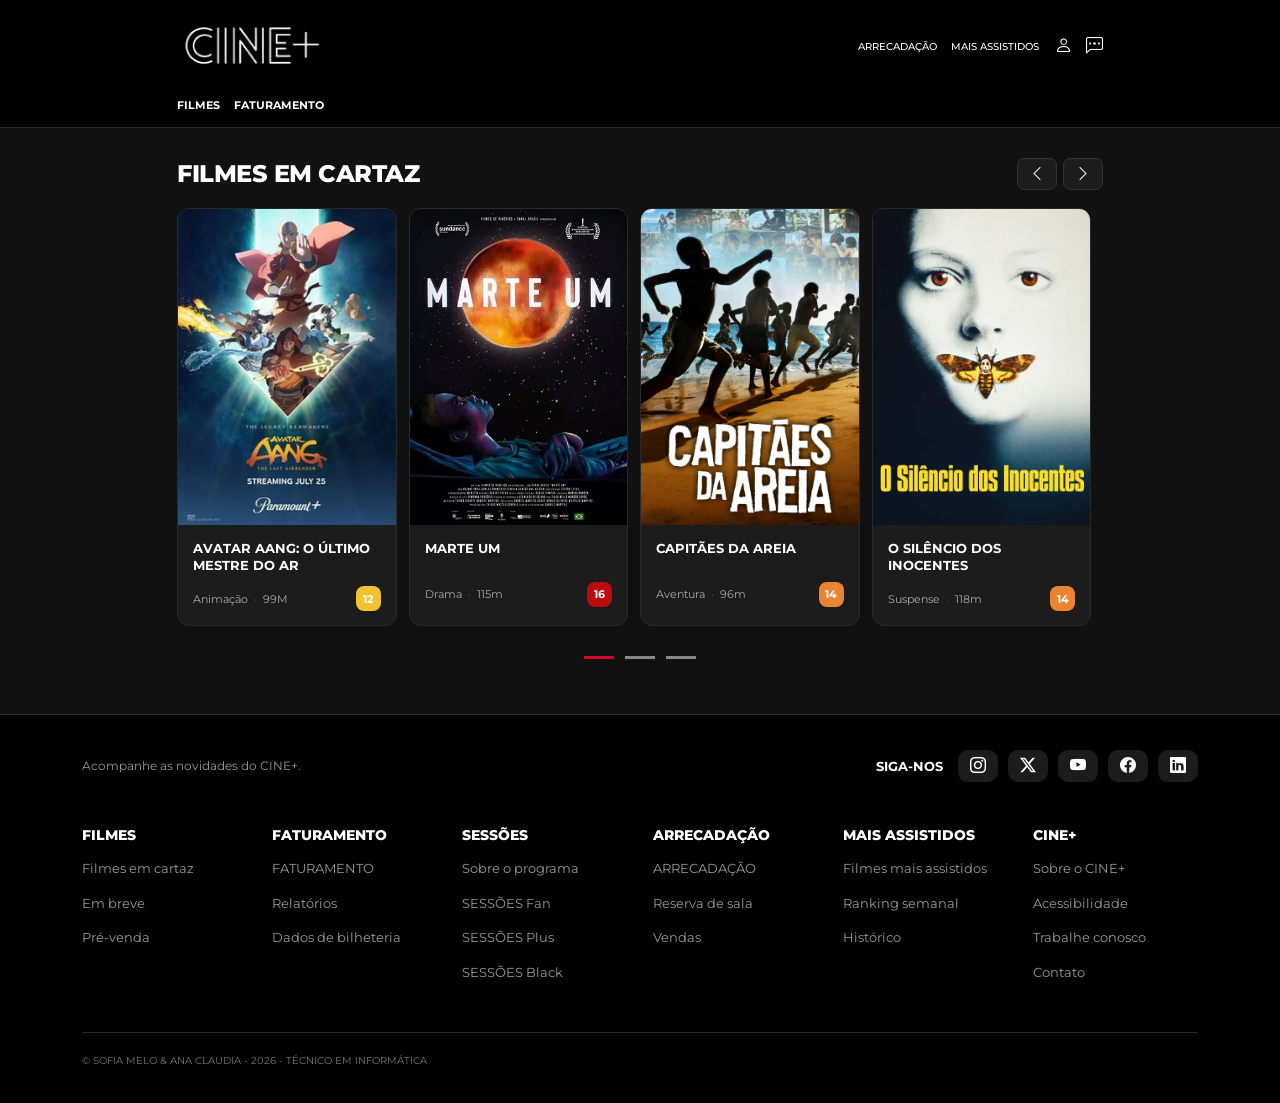
<file: index.html>
<!DOCTYPE html>
<html lang="pt-BR">

<head>
    <meta charset="UTF-8">
    <meta name="viewport" content="width=device-width, initial-scale=1.0">
    <title>CINE+</title>
    <link rel="stylesheet" href="https://cdn.jsdelivr.net/npm/bootstrap-icons@1.13.1/font/bootstrap-icons.min.css">
    <link href="https://cdn.jsdelivr.net/npm/bootstrap@5.3.8/dist/css/bootstrap.min.css" rel="stylesheet"
        integrity="sha384-sRIl4kxILFvY47J16cr9ZwB07vP4J8+LH7qKQnuqkuIAvNWLzeN8tE5YBujZqJLB" crossorigin="anonymous">
    <link href="https://fonts.googleapis.com/css2?family=Montserrat:wght@400;500;600;700&display=swap" rel="stylesheet">
    <link rel="stylesheet" href="style.css">
</head>

<body>

    <header class="cine-header">
        <div class="container header-container">
            <div class="desktop-header d-none d-lg-block">
                <div class="header-top">
                    <a href="#" class="logo" aria-label="Página inicial">
                        <img src="img/LOGO (1).png" alt="">
                    </a>
                    <div class="header-links">
                        <a href="rank.html">ARRECADAÇÃO</a>
                        <a href="rank.html">MAIS ASSISTIDOS</a>


                        <div class="header-icons">

                            <a href="perfil.html" class="login">
                                <i class="bi bi-person"></i>
                            </a>
                            <a href="#" aria-label="Atendimento">
                                <i class="bi bi-chat-left-dots"></i>
                            </a>
                        </div>
                    </div>
                </div>
                <nav class="bottom-nav" aria-label="Navegação principal">
                    <a href="index.html">FILMES</a>
                    <a href="faturamento.html">FATURAMENTO</a>

                    
                </nav>
            </div>
            <div class="mobile-header d-flex d-lg-none align-items-center justify-content-between">
                <button class="menu-button" type="button" data-bs-toggle="offcanvas" data-bs-target="#mobileOffcanvas"
                    aria-controls="mobileOffcanvas" aria-label="Abrir menu">
                    <i class="bi bi-list"></i>
                </button>
                <a href="#" class="logo" aria-label="Página inicial">
                    <img src="img/LOGO (1).png">
                </a>
                <div class="mobile-icons">
                    <a href="#">
                        <i class="bi bi-search"></i>
                    </a>
                    <a href="perfil.html">
                        <i class="bi bi-person"></i>
                    </a>
                    <a href="#">
                        <i class="bi bi-chat-left-dots"></i>
                    </a>
                </div>
            </div>
        </div>
    </header>

    <main class="movies-section">
        <div class="container movies-container">
            <div class="movies-header">
                <h2>FILMES EM CARTAZ</h2>
                <div class="carousel-controls">
                    <button class="carousel-control-custom" type="button" id="prevMovie" aria-label="Filmes anteriores">
                        <i class="bi bi-chevron-left"></i>
                    </button>
                    <button class="carousel-control-custom" type="button" id="nextMovie" aria-label="Próximos filmes">
                        <i class="bi bi-chevron-right"></i>
                    </button>
                </div>
            </div>
            <div id="moviesCarousel" class="carousel slide">
                <div class="carousel-inner" id="moviesCarouselInner"></div>
                <div class="carousel-indicators movie-indicators" id="movieIndicators"></div>
            </div>
            <div id="movieSource" class="d-none">
                <div class="movie-card-data" data-link="atla.html">
                    <div class="movie-image">
                        <img src="img/ATLA.PNG">
                    </div>
                    <div class="card-body">
                        <h5 class="card-title">AVATAR AANG: O ÚLTIMO MESTRE DO AR</h5>
                        <div class="movie-info">
                            <span>Animação</span>
                            <span>99M</span>
                            <span class="age-rating age-12">12</span>
                        </div>
                    </div>
                </div>

                <div class="movie-card-data" data-link="marte.html">
                    <div class="movie-image">
                        <img src="img/MARTE_UM.PNG" alt="">
                    </div>
                    <div class="card-body">
                        <h5 class="card-title">MARTE UM</h5>
                        <div class="movie-info">
                            <span>Drama</span>
                            <span>115m</span>
                            <span class="age-rating age-16">16</span>
                        </div>
                    </div>
                </div>

                <div class="movie-card-data" data-link="capitaes.html">
                    <div class="movie-image">
                        <img src="img/CAPITAES_AREIA.PNG" alt="">
                    </div>
                    <div class="card-body">
                        <h5 class="card-title">CAPITÃES DA AREIA</h5>
                        <div class="movie-info">
                            <span>Aventura</span>
                            <span>96m</span>
                            <span class="age-rating age-14">14</span>
                        </div>
                    </div>
                </div>

                <div class="movie-card-data" data-link="silencio.html">
                    <div class="movie-image">
                        <img src="img/Silencio.png" alt="">
                    </div>
                    <div class="card-body">
                        <h5 class="card-title">O SILÊNCIO DOS INOCENTES</h5>
                        <div class="movie-info">
                            <span>Suspense</span>
                            <span>118m</span>
                            <span class="age-rating age-14">14</span>
                        </div>
                    </div>
                </div>

                <div class="movie-card-data" data-link="faca.html">
                    <div class="movie-image">
                        <img src="img/FACA_ELA_VOLTAR.png" alt="">
                    </div>
                    <div class="card-body">
                        <h5 class="card-title">FAÇA ELA VOLTAR</h5>
                        <div class="movie-info">
                            <span>Terror</span>
                            <span>104m</span>
                            <span class="age-rating age-18">18</span>
                        </div>
                    </div>
                </div>

                <div class="movie-card-data" data-link="monalisa.html">
                    <div class="movie-image">
                        <img src="img/SORRISO_MONALISA.PNG" alt="">
                    </div>
                    <div class="card-body">
                        <h5 class="card-title">O SORRISO DA MONA LISA</h5>
                        <div class="movie-info">
                            <span>Drama Romântico</span>
                            <span>117m</span>
                            <span class="age-rating age-14">14</span>
                        </div>
                    </div>
                </div>

                <div class="movie-card-data">
                    <div class="movie-image"></div>
                    <div class="card-body">
                        <h5 class="card-title">FILME 7</h5>
                        <div class="movie-info">
                            <span>Comédia</span>
                            <span>100m</span>
                            <span class="age-rating age-12">12</span>
                        </div>
                    </div>
                </div>

                <div class="movie-card-data">
                    <div class="movie-image"></div>
                    <div class="card-body">
                        <h5 class="card-title">FILME 8</h5>
                        <div class="movie-info">
                            <span>Terror</span>
                            <span>95m</span>
                            <span class="age-rating age-18">18</span>
                        </div>
                    </div>
                </div>

                <div class="movie-card-data">
                    <div class="movie-image"></div>
                    <div class="card-body">
                        <h5 class="card-title">FILME 9</h5>
                        <div class="movie-info">
                            <span>Aventura</span>
                            <span>130m</span>
                            <span class="age-rating age-10">10</span>
                        </div>
                    </div>
                </div>

                <div class="movie-card-data">
                    <div class="movie-image"></div>
                    <div class="card-body">
                        <h5 class="card-title">FILME 10</h5>
                        <div class="movie-info">
                            <span>Fantasia</span>
                            <span>115m</span>
                            <span class="age-rating age-12">12</span>
                        </div>
                    </div>
                </div>

                <div class="movie-card-data">
                    <div class="movie-image"></div>
                    <div class="card-body">
                        <h5 class="card-title">FILME 11</h5>
                        <div class="movie-info">
                            <span>Drama</span>
                            <span>105m</span>
                            <span class="age-rating age-14">14</span>
                        </div>
                    </div>
                </div>

                <div class="movie-card-data">
                    <div class="movie-image"></div>
                    <div class="card-body">
                        <h5 class="card-title">FILME 12</h5>
                        <div class="movie-info">
                            <span>Terror</span>
                            <span>100m</span>
                            <span class="age-rating age-18">18</span>
                        </div>
                    </div>
                </div>

            </div>

        </div>

    </main>


    <div class="offcanvas offcanvas-start mobile-offcanvas" tabindex="-1" id="mobileOffcanvas"
        aria-labelledby="mobileOffcanvasLabel">

        <div class="offcanvas-header">

            <a href="#" class="logo" id="mobileOffcanvasLabel" aria-label="Página inicial">

                <img src="img/LOGO (1).png" >

            </a>

            <button type="button" class="btn-close btn-close-white" data-bs-dismiss="offcanvas"
                aria-label="Fechar menu">
            </button>

        </div>

        <div class="offcanvas-body">

            <nav class="mobile-nav" aria-label="Navegação mobile">

                <a href="#">
                    <i class="bi bi-film"></i>
                    FILMES
                </a>

                <a href="faturamento.html">FATURAMENTO</a>



                <a href="#">
                    <i class="bi bi-ticket-detailed-fill"></i>

                </a>

                <hr>

                <a href="rank.html">ARRECADAÇÃO</a>
                <a href="rank.html">MAIS ASSISTIDOS</a>



            </nav>

        </div>

    </div>

    <footer class="cine-footer">

        <div class="container">

            <div class="footer-top">

                <div class="footer-brand">
                    <p>
                        Acompanhe as novidades do CINE+.
                    </p>
                </div>

                <div class="social">

                    <strong>SIGA-NOS</strong>

                    <a href="#" aria-label="Instagram">
                        <i class="bi bi-instagram"></i>
                    </a>

                    <a href="#" aria-label="Twitter">
                        <i class="bi bi-twitter-x"></i>
                    </a>

                    <a href="#" aria-label="YouTube">
                        <i class="bi bi-youtube"></i>
                    </a>

                    <a href="#" aria-label="Facebook">
                        <i class="bi bi-facebook"></i>
                    </a>

                    <a href="#" aria-label="LinkedIn">
                        <i class="bi bi-linkedin"></i>
                    </a>

                </div>

            </div>


            <div class="footer-links">

                <div>
                    <h5>FILMES</h5>
                    <a href="#">Filmes em cartaz</a>
                    <a href="#">Em breve</a>
                    <a href="#">Pré-venda</a>
                </div>

                <div>
                    <h5>FATURAMENTO</h5>
                    <a href="faturamento.html">FATURAMENTO</a>
                    <a href="#">Relatórios</a>
                    <a href="#">Dados de bilheteria</a>
                </div>

                <div>
                    <h5>SESSÕES</h5>
                    <a href="#">Sobre o programa</a>
                    <a href="#">SESSÕES Fan</a>
                    <a href="#">SESSÕES Plus</a>
                    <a href="#">SESSÕES Black</a>
                </div>

                <div>
                    <h5>ARRECADAÇÃO</h5>
                    <a href="rank.html">ARRECADAÇÃO</a>
                    <a href="#">Reserva de sala</a>
                    <a href="#">Vendas</a>
                </div>

                <div>
                    <h5>MAIS ASSISTIDOS</h5>
                    <a href="#">Filmes mais assistidos</a>
                    <a href="#">Ranking semanal</a>
                    <a href="#">Histórico</a>
                </div>

                <div>
                    <h5>CINE+</h5>
                    <a href="#">Sobre o CINE+</a>
                    <a href="#">Acessibilidade</a>
                    <a href="#">Trabalhe conosco</a>
                    <a href="#">Contato</a>
                </div>

            </div>


            <div class="footer-bottom">

                <span>© SOFIA MELO & ANA CLAUDIA - 2026 - TÉCNICO EM INFORMÁTICA</span>
            </div>

        </div>

    </footer>

    <script src="https://cdn.jsdelivr.net/npm/bootstrap@5.3.8/dist/js/bootstrap.bundle.min.js"
        integrity="sha384-FKyoEForCGlyvwx9Hj09JcYn3nv7wiPVlz7YYwJrWVcXK/BmnVDxM+D2scQbITxI"
        crossorigin="anonymous"></script>

    <script src="script.js"></script>

</body>

</html>
</file>
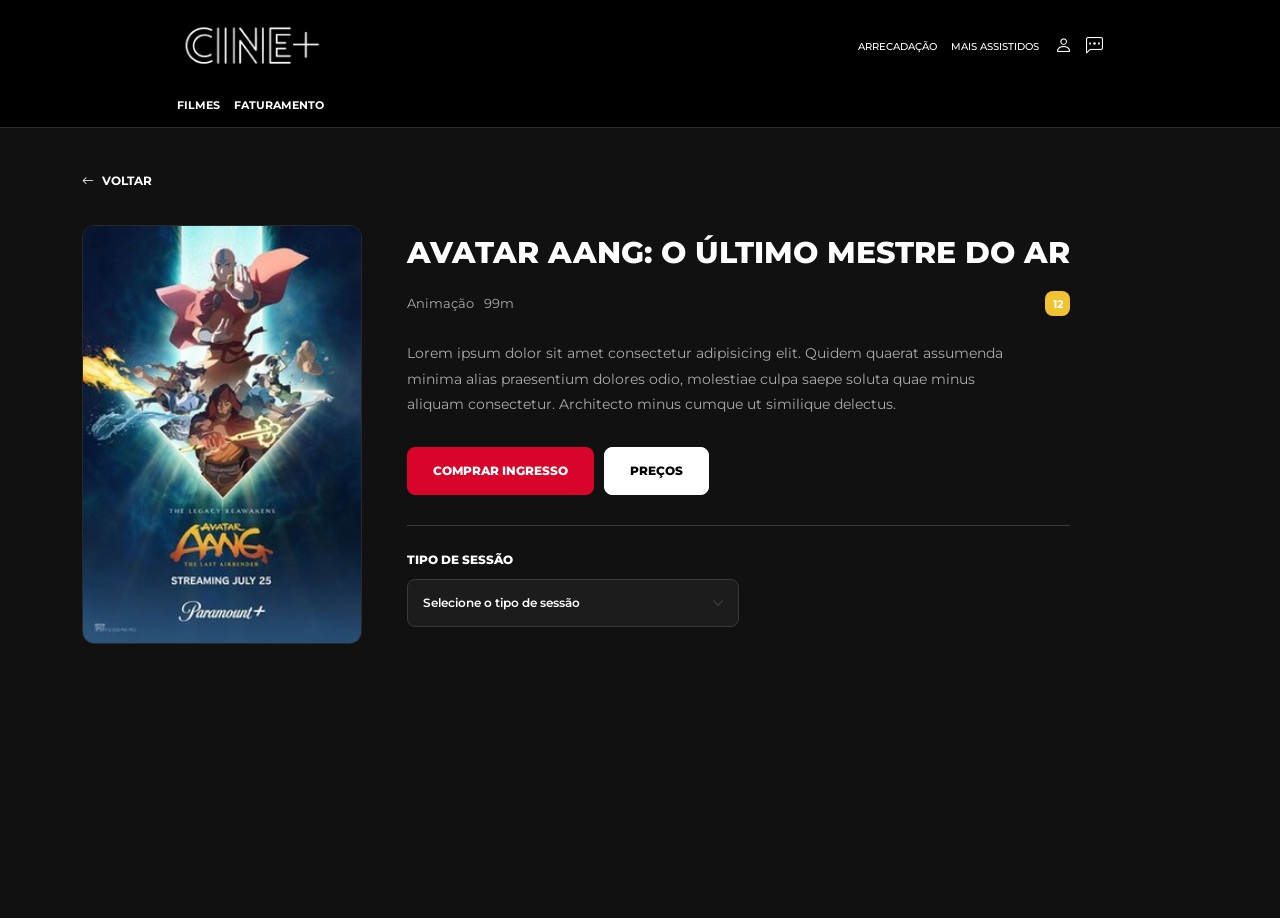
<file: atla.html>
<!DOCTYPE html>
<html lang="pt-BR">

<head>
    <meta charset="UTF-8">
    <meta name="viewport" content="width=device-width, initial-scale=1.0">
    <title>CINE+ | Avatar: A Lenda de Aang</title>
    <link rel="stylesheet" href="https://cdn.jsdelivr.net/npm/bootstrap-icons@1.13.1/font/bootstrap-icons.min.css">
    <link href="https://cdn.jsdelivr.net/npm/bootstrap@5.3.8/dist/css/bootstrap.min.css" rel="stylesheet"
        integrity="sha384-sRIl4kxILFvY47J16cr9ZwB07vP4J8+LH7qKQnuqkuIAvNWLzeN8tE5YBujZqJLB" crossorigin="anonymous">
    <link href="https://fonts.googleapis.com/css2?family=Montserrat:wght@400;500;600;700;800&display=swap"
        rel="stylesheet">
    <link rel="stylesheet" href="style.css">
</head>

<body>

    <header class="cine-header">
        <div class="container header-container">
            <div class="desktop-header d-none d-lg-block">
                <div class="header-top">

                    <a href="index.html" class="logo" aria-label="Página inicial">
                        <img src="img/LOGO (1).png" >
                    </a>

                    <div class="header-links">

                        <a href="rank.html">ARRECADAÇÃO</a>
                        <a href="rank.html">MAIS ASSISTIDOS</a>


                        <div class="header-icons">



                            <a href="perfil.html" class="login">
                                <i class="bi bi-person"></i>

                            </a>

                            <a href="#" aria-label="Atendimento">
                                <i class="bi bi-chat-left-dots"></i>
                            </a>

                        </div>

                    </div>

                </div>

                <nav class="bottom-nav" aria-label="Navegação principal">
                    <a href="index.html">FILMES</a>
                    <a href="faturamento.html">FATURAMENTO</a>

                    
                </nav>

            </div>

            <div class="mobile-header d-flex d-lg-none align-items-center justify-content-between">

                <button class="menu-button" type="button" data-bs-toggle="offcanvas" data-bs-target="#mobileOffcanvas"
                    aria-controls="mobileOffcanvas" aria-label="Abrir menu">

                    <i class="bi bi-list"></i>

                </button>

                <a href="index.html" class="logo" aria-label="Página inicial">
                    <img src="img/LOGO (1).png" >
                </a>

                <div class="mobile-icons">

                    <a href="#">
                        <i class="bi bi-search"></i>
                    </a>

                    <a href="perfil.html">
                        <i class="bi bi-person"></i>
                    </a>

                    <a href="#">
                        <i class="bi bi-chat-left-dots"></i>
                    </a>

                </div>

            </div>

        </div>

    </header>


    <main class="movie-details">

        <div class="container">

            <a href="index.html" class="back-button">
                <i class="bi bi-arrow-left"></i>
                VOLTAR
            </a>

            <div class="movie-details-content">

                <div class="movie-details-image">
                    <img src="img/ATLA.PNG" alt="Avatar: A Lenda de Aang">
                </div>

                <div class="movie-details-info">

                    <h1>AVATAR AANG: O ÚLTIMO MESTRE DO AR</h1>

                    <div class="movie-details-meta">
                        <span>Animação</span>
                        <span>99m</span>
                        <span class="age-rating age-12">12</span>
                    </div>

                    <p>
                        Lorem ipsum dolor sit amet consectetur adipisicing elit. Quidem quaerat assumenda minima alias
                        praesentium dolores odio, molestiae culpa saepe soluta quae minus aliquam consectetur.
                        Architecto minus cumque ut similique delectus.
                    </p>

                    <div class="movie-buttons">

                        <button class="movie-session-button" id="buyTicketButton" type="button" disabled>
                            COMPRAR INGRESSO
                        </button>

                        <button class="movie-price-button" type="button" data-bs-toggle="offcanvas"
                            data-bs-target="#pricesOffcanvas" aria-controls="pricesOffcanvas">
                            PREÇOS
                        </button>

                    </div>

                    <hr class="movie-divider">

                        <div class="session-type">

                            <label for="sessionType">
                                TIPO DE SESSÃO
                            </label>

                            <select class="form-select" id="sessionType">
                                <option selected disabled value="">Selecione o tipo de sessão</option>
                                <option value="2D">2D</option>
                                <option value="3D">3D</option>
                            </select>

                        </div>

                </div>

            </div>

        </div>

    </main>


    <div class="offcanvas offcanvas-start mobile-offcanvas" tabindex="-1" id="mobileOffcanvas"
        aria-labelledby="mobileOffcanvasLabel">

        <div class="offcanvas-header">

            <a href="index.html" class="logo" id="mobileOffcanvasLabel" aria-label="Página inicial">

                <img src="img/LOGO (1).png" >

            </a>

            <button type="button" class="btn-close btn-close-white" data-bs-dismiss="offcanvas"
                aria-label="Fechar menu">
            </button>

        </div>

        <div class="offcanvas-body">

            <nav class="mobile-nav" aria-label="Navegação mobile">

                <a href="index.html">
                    <i class="bi bi-film"></i>
                    FILMES
                </a>

                <a href="faturamento.html">FATURAMENTO</a>


                <a href="#">
                    <i class="bi bi-ticket-detailed-fill"></i>

                </a>

                <hr>

                <a href="rank.html">ARRECADAÇÃO</a>
                <a href="rank.html">MAIS ASSISTIDOS</a>



            </nav>

        </div>

    </div>

    <div class="offcanvas offcanvas-end prices-offcanvas" tabindex="-1" id="pricesOffcanvas"
        aria-labelledby="pricesOffcanvasLabel">
        <div class="offcanvas-header">

            <h2 id="pricesOffcanvasLabel">
                PREÇOS PARA 23.09.2026
            </h2>

            <button type="button" class="btn-close btn-close-white" data-bs-dismiss="offcanvas" aria-label="Fechar">
            </button>

        </div>

        <div class="offcanvas-body">

            <div class="price-movie">

                <div class="price-movie-poster">
                    <img src="img/ATLA.PNG" alt="Avatar: A Lenda de Aang">
                </div>

                <div class="price-movie-name">
                    AVATAR AANG: O ÚLTIMO MESTRE DO AR
                </div>

            </div>


            <div class="price-category">

                <h3>PROMOCIONAL</h3>

                <p>
                    Ingresso promocional válido conforme as condições
                    disponíveis para a sessão selecionada.
                </p>



            </div>


            <div class="price-divider"></div>


            <div class="price-category">

                <h3>INTEIRA</h3>

                <p>
                    Ingresso com valor integral para espectadores
                    que não possuem direito à meia-entrada.
                </p>



            </div>


            <div class="price-divider"></div>


            <div class="price-category">

                <h3>MEIA-ENTRADA</h3>

                <p>
                    Valor destinado aos espectadores que possuem
                    direito à meia-entrada, conforme a legislação vigente.
                </p>



            </div>


            <div class="price-divider"></div>


            <div class="price-category">

                <h3>IDOSO</h3>

                <p>
                    Condição destinada aos espectadores que atendem
                    aos requisitos previstos para essa categoria.
                </p>



            </div>

        </div>


    </div>



    <script src="https://cdn.jsdelivr.net/npm/bootstrap@5.3.8/dist/js/bootstrap.bundle.min.js"
        integrity="sha384-FKyoEForCGlyvwx9Hj09JcYn3nv7wiPVlz7YYwJrWVcXK/BmnVDxM+D2scQbITxI"
        crossorigin="anonymous"></script>

    <script src="script.js"></script>
</script>

<script>

const sessionType = document.getElementById("sessionType");
const buyTicketButton = document.getElementById("buyTicketButton");

if (sessionType && buyTicketButton) {

    sessionType.addEventListener("change", function () {

        if (this.value !== "") {

            buyTicketButton.disabled = false;

        } else {

            buyTicketButton.disabled = true;

        }

    });

    buyTicketButton.addEventListener("click", function () {

        const filme = document.querySelector(".movie-details-info h1").textContent.trim();

        const poster = document.querySelector(".movie-details-image img").getAttribute("src");

        const tipoSessao = sessionType.value.toUpperCase();

        localStorage.setItem("filmeSelecionado", filme);
        localStorage.setItem("posterSelecionado", poster);
        localStorage.setItem("sessionType", tipoSessao);

        window.location.href = "ingresso.html";

    });

}

</script>
</body>

</html>
</file>
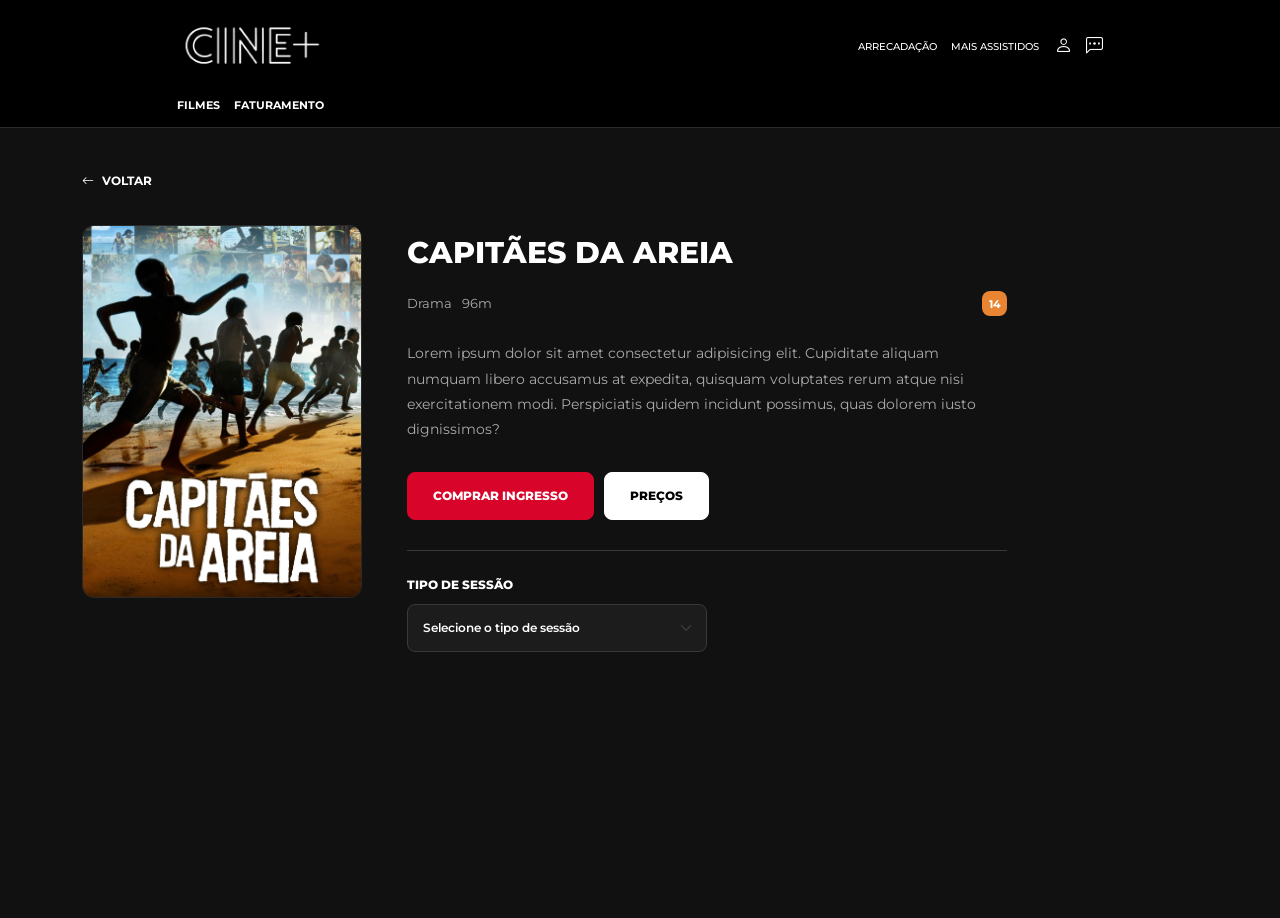
<file: capitaes.html>
<!DOCTYPE html>
<html lang="pt-BR">

<head>
    <meta charset="UTF-8">
    <meta name="viewport" content="width=device-width, initial-scale=1.0">
    <title>CINE+ | Avatar: A Lenda de Aang</title>
    <link rel="stylesheet" href="https://cdn.jsdelivr.net/npm/bootstrap-icons@1.13.1/font/bootstrap-icons.min.css">
    <link href="https://cdn.jsdelivr.net/npm/bootstrap@5.3.8/dist/css/bootstrap.min.css" rel="stylesheet"
        integrity="sha384-sRIl4kxILFvY47J16cr9ZwB07vP4J8+LH7qKQnuqkuIAvNWLzeN8tE5YBujZqJLB" crossorigin="anonymous">
    <link href="https://fonts.googleapis.com/css2?family=Montserrat:wght@400;500;600;700;800&display=swap"
        rel="stylesheet">
    <link rel="stylesheet" href="style.css">
</head>

<body>

    <header class="cine-header">

        <div class="container header-container">

            <div class="desktop-header d-none d-lg-block">

                <div class="header-top">

                    <a href="index.html" class="logo" aria-label="Página inicial">
                        <img src="img/LOGO (1).png" >
                    </a>

                    <div class="header-links">

                        <a href="rank.html">ARRECADAÇÃO</a>
                        <a href="rank.html">MAIS ASSISTIDOS</a>
                        
                        

                        <div class="header-icons">

                            

                            <a href="perfil.html" class="login">
                                <i class="bi bi-person"></i>

                            </a>

                            <a href="#" aria-label="Atendimento">
                                <i class="bi bi-chat-left-dots"></i>
                            </a>

                        </div>

                    </div>

                </div>

                <nav class="bottom-nav" aria-label="Navegação principal">
                    <a href="index.html">FILMES</a>
                    <a href="faturamento.html">FATURAMENTO</a>
                    
                    
                </nav>

            </div>

            <div class="mobile-header d-flex d-lg-none align-items-center justify-content-between">

                <button class="menu-button" type="button" data-bs-toggle="offcanvas" data-bs-target="#mobileOffcanvas"
                    aria-controls="mobileOffcanvas" aria-label="Abrir menu">

                    <i class="bi bi-list"></i>

                </button>

                <a href="index.html" class="logo" aria-label="Página inicial">
                    <img src="img/LOGO (1).png" >
                </a>

                <div class="mobile-icons">

                    <a href="#">
                        <i class="bi bi-search"></i>
                    </a>

                    <a href="perfil.html">
                        <i class="bi bi-person"></i>
                    </a>

                    <a href="#">
                        <i class="bi bi-chat-left-dots"></i>
                    </a>

                </div>

            </div>

        </div>

    </header>


    <main class="movie-details">

        <div class="container">

            <a href="index.html" class="back-button">
                <i class="bi bi-arrow-left"></i>
                VOLTAR
            </a>

            <div class="movie-details-content">

                <div class="movie-details-image">
                    <img src="img/CAPITAES_AREIA.PNG">
                </div>

                <div class="movie-details-info">

                    <h1>CAPITÃES DA AREIA</h1>

                    <div class="movie-details-meta">
                        <span>Drama</span>
                        <span>96m</span>
                        <span class="age-rating age-14">14</span>
                    </div>

                    <p>
                        Lorem ipsum dolor sit amet consectetur adipisicing elit. Cupiditate aliquam numquam libero
                        accusamus at expedita, quisquam voluptates rerum atque nisi exercitationem modi. Perspiciatis
                        quidem incidunt possimus, quas dolorem iusto dignissimos?
                    </p>

                    <div class="movie-buttons">

                        <button class="movie-session-button" id="buyTicketButton" type="button" disabled>
                         COMPRAR INGRESSO
                        </button>

                        <button class="movie-price-button" type="button" data-bs-toggle="offcanvas"
                            data-bs-target="#pricesOffcanvas" aria-controls="pricesOffcanvas">
                            PREÇOS
                        </button>

                    </div>

                    <hr class="movie-divider">

                    <div class="session-type">

                        <label for="sessionType">
                            TIPO DE SESSÃO
                        </label>

                        <select class="form-select" id="sessionType">
                            <option selected>Selecione o tipo de sessão</option>
                            <option value="2D">2D</option>
                            <option value="3D">3D</option>
                        </select>

                    </div>

                </div>

            </div>

        </div>

    </main>


    <div class="offcanvas offcanvas-start mobile-offcanvas" tabindex="-1" id="mobileOffcanvas"
        aria-labelledby="mobileOffcanvasLabel">

        <div class="offcanvas-header">

            <a href="index.html" class="logo" id="mobileOffcanvasLabel" aria-label="Página inicial">

                <img src="img/LOGO (1).png" >

            </a>

            <button type="button" class="btn-close btn-close-white" data-bs-dismiss="offcanvas"
                aria-label="Fechar menu">
            </button>

        </div>

        <div class="offcanvas-body">

            <nav class="mobile-nav" aria-label="Navegação mobile">

                <a href="index.html">
                    <i class="bi bi-film"></i>
                    FILMES
                </a>

                <a href="faturamento.html">FATURAMENTO</a>
                

                <a href="#">
                    <i class="bi bi-ticket-detailed-fill"></i>
                    
                </a>

                <hr>

                <a href="rank.html">ARRECADAÇÃO</a>
                <a href="rank.html">MAIS ASSISTIDOS</a>
                
                

            </nav>

        </div>

    </div>

    <div class="offcanvas offcanvas-end prices-offcanvas" tabindex="-1" id="pricesOffcanvas"
        aria-labelledby="pricesOffcanvasLabel">
        <div class="offcanvas-header">

            <h2 id="pricesOffcanvasLabel">
                PREÇOS PARA 23.09.2026
            </h2>

            <button type="button" class="btn-close btn-close-white" data-bs-dismiss="offcanvas" aria-label="Fechar">
            </button>

        </div>

        <div class="offcanvas-body">

            <div class="price-movie">

                <div class="price-movie-poster">
                    <img src="img/CAPITAES_AREIA.PNG">
                </div>

                <div class="price-movie-name">
                    CAPITÃES DA AREIA
                </div>

            </div>


            <div class="price-category">

                <h3>PROMOCIONAL</h3>

                <p>
                    Ingresso promocional válido conforme as condições
                    disponíveis para a sessão selecionada.
                </p>

                

            </div>


            <div class="price-divider"></div>


            <div class="price-category">

                <h3>INTEIRA</h3>

                <p>
                    Ingresso com valor integral para espectadores
                    que não possuem direito à meia-entrada.
                </p>

                

            </div>


            <div class="price-divider"></div>


            <div class="price-category">

                <h3>MEIA-ENTRADA</h3>

                <p>
                    Valor destinado aos espectadores que possuem
                    direito à meia-entrada, conforme a legislação vigente.
                </p>

                

            </div>


            <div class="price-divider"></div>


            <div class="price-category">

                <h3>IDOSO</h3>

                <p>
                    Condição destinada aos espectadores que atendem
                    aos requisitos previstos para essa categoria.
                </p>

                

            </div>

        </div>


    </div>


    <script src="https://cdn.jsdelivr.net/npm/bootstrap@5.3.8/dist/js/bootstrap.bundle.min.js"
        integrity="sha384-FKyoEForCGlyvwx9Hj09JcYn3nv7wiPVlz7YYwJrWVcXK/BmnVDxM+D2scQbITxI" crossorigin="anonymous">
        </script>
<script src="https://cdn.jsdelivr.net/npm/bootstrap@5.3.8/dist/js/bootstrap.bundle.min.js"
    integrity="sha384-FKyoEForCGlyvwx9Hj09JcYn3nv7wiPVlz7YYwJrWVcXK/BmnVDxM+D2scQbITxI"
    crossorigin="anonymous">
</script>

<script>

const sessionType = document.getElementById("sessionType");
const buyTicketButton = document.getElementById("buyTicketButton");

if (sessionType && buyTicketButton) {

    sessionType.addEventListener("change", function () {

        if (this.value !== "") {

            buyTicketButton.disabled = false;

        } else {

            buyTicketButton.disabled = true;

        }

    });

    buyTicketButton.addEventListener("click", function () {

        const filme = document.querySelector(".movie-details-info h1").textContent.trim();

        const poster = document.querySelector(".movie-details-image img").getAttribute("src");

        const tipoSessao = sessionType.value.toUpperCase();

        localStorage.setItem("filmeSelecionado", filme);
        localStorage.setItem("posterSelecionado", poster);
        localStorage.setItem("sessionType", tipoSessao);

        window.location.href = "ingresso.html";

    });

}

</script>
</body>

</html>
</file>
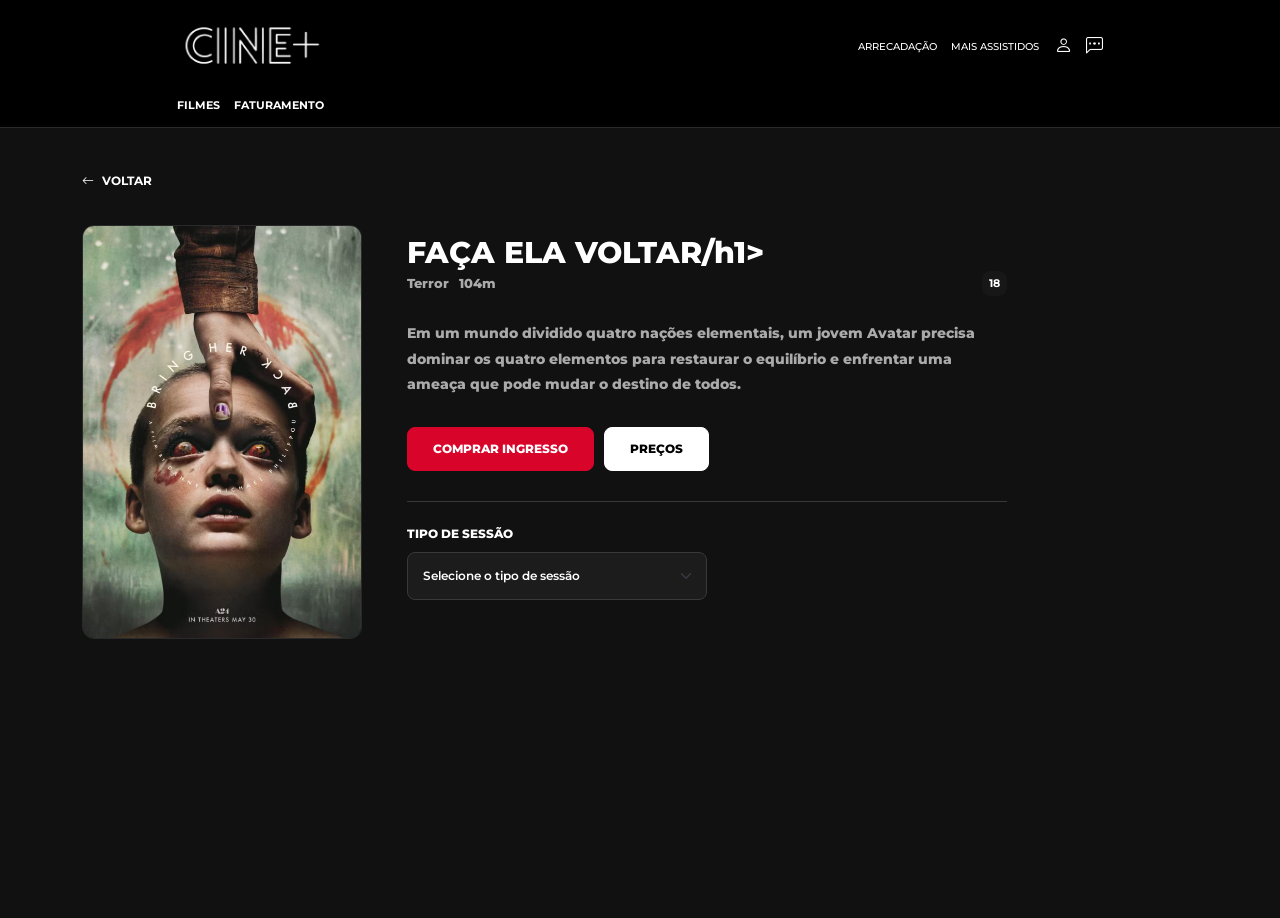
<file: faca.html>
<!DOCTYPE html>
<html lang="pt-BR">

<head>
    <meta charset="UTF-8">
    <meta name="viewport" content="width=device-width, initial-scale=1.0">
    <title>CINE+ | Avatar: A Lenda de Aang</title>
    <link rel="stylesheet" href="https://cdn.jsdelivr.net/npm/bootstrap-icons@1.13.1/font/bootstrap-icons.min.css">
    <link href="https://cdn.jsdelivr.net/npm/bootstrap@5.3.8/dist/css/bootstrap.min.css" rel="stylesheet"
        integrity="sha384-sRIl4kxILFvY47J16cr9ZwB07vP4J8+LH7qKQnuqkuIAvNWLzeN8tE5YBujZqJLB" crossorigin="anonymous">
    <link href="https://fonts.googleapis.com/css2?family=Montserrat:wght@400;500;600;700;800&display=swap"
        rel="stylesheet">
    <link rel="stylesheet" href="style.css">
</head>

<body>

    <header class="cine-header">

        <div class="container header-container">

            <div class="desktop-header d-none d-lg-block">

                <div class="header-top">

                    <a href="index.html" class="logo" aria-label="Página inicial">
                        <img src="img/LOGO (1).png" >
                    </a>

                    <div class="header-links">

                        <a href="rank.html">ARRECADAÇÃO</a>
                        <a href="rank.html">MAIS ASSISTIDOS</a>
                        
                        

                        <div class="header-icons">

                            

                            <a href="perfil.html" class="login">
                                <i class="bi bi-person"></i>

                            </a>

                            <a href="#" aria-label="Atendimento">
                                <i class="bi bi-chat-left-dots"></i>
                            </a>

                        </div>

                    </div>

                </div>

                <nav class="bottom-nav" aria-label="Navegação principal">
                    <a href="index.html">FILMES</a>
                    <a href="faturamento.html">FATURAMENTO</a>
                    
                    
                </nav>

            </div>

            <div class="mobile-header d-flex d-lg-none align-items-center justify-content-between">

                <button class="menu-button" type="button" data-bs-toggle="offcanvas" data-bs-target="#mobileOffcanvas"
                    aria-controls="mobileOffcanvas" aria-label="Abrir menu">

                    <i class="bi bi-list"></i>

                </button>

                <a href="index.html" class="logo" aria-label="Página inicial">
                    <img src="img/LOGO (1).png" >
                </a>

                <div class="mobile-icons">

                    <a href="#">
                        <i class="bi bi-search"></i>
                    </a>

                    <a href="perfil.html">
                        <i class="bi bi-person"></i>
                    </a>

                    <a href="#">
                        <i class="bi bi-chat-left-dots"></i>
                    </a>

                </div>

            </div>

        </div>

    </header>


    <main class="movie-details">

        <div class="container">

            <a href="index.html" class="back-button">
                <i class="bi bi-arrow-left"></i>
                VOLTAR
            </a>

            <div class="movie-details-content">

                <div class="movie-details-image">
                    <img src="img/FACA_ELA_VOLTAR.png">
                </div>

                <div class="movie-details-info">

                    <h1>FAÇA ELA VOLTAR/h1>

                        <div class="movie-details-meta">
                            <span>Terror</span>
                            <span>104m</span>
                            <span class="age-rating age-18">18</span>
                        </div>

                        <p>
                            Em um mundo dividido quatro nações elementais,
                            um jovem Avatar precisa dominar os quatro elementos
                            para restaurar o equilíbrio e enfrentar uma ameaça
                            que pode mudar o destino de todos.
                        </p>

                        <div class="movie-buttons">

                            
                        <button class="movie-session-button" id="buyTicketButton" type="button" disabled>
                         COMPRAR INGRESSO
                        </button>

                            <button class="movie-price-button" type="button" data-bs-toggle="offcanvas"
                                data-bs-target="#pricesOffcanvas" aria-controls="pricesOffcanvas">
                                PREÇOS
                            </button>

                        </div>

                        <hr class="movie-divider">

                        <div class="session-type">

                            <label for="sessionType">
                                TIPO DE SESSÃO
                            </label>

                            <select class="form-select" id="sessionType">
                                <option selected>Selecione o tipo de sessão</option>
                                <option value="2D">2D</option>
                                <option value="3D">3D</option>
                            </select>

                        </div>

                </div>

            </div>

        </div>

    </main>


    <div class="offcanvas offcanvas-start mobile-offcanvas" tabindex="-1" id="mobileOffcanvas"
        aria-labelledby="mobileOffcanvasLabel">

        <div class="offcanvas-header">

            <a href="index.html" class="logo" id="mobileOffcanvasLabel" aria-label="Página inicial">

                <img src="img/LOGO (1).png" >

            </a>

            <button type="button" class="btn-close btn-close-white" data-bs-dismiss="offcanvas"
                aria-label="Fechar menu">
            </button>

        </div>

        <div class="offcanvas-body">

            <nav class="mobile-nav" aria-label="Navegação mobile">

                <a href="index.html">
                    <i class="bi bi-film"></i>
                    FILMES
                </a>

                <a href="faturamento.html">FATURAMENTO</a>
                

                <a href="#">
                    <i class="bi bi-ticket-detailed-fill"></i>
                    
                </a>

                <hr>

                <a href="rank.html">ARRECADAÇÃO</a>
                <a href="rank.html">MAIS ASSISTIDOS</a>
                
                

            </nav>

        </div>

    </div>

    <div class="offcanvas offcanvas-end prices-offcanvas" tabindex="-1" id="pricesOffcanvas"
        aria-labelledby="pricesOffcanvasLabel">
        <div class="offcanvas-header">

            <h2 id="pricesOffcanvasLabel">
                PREÇOS PARA 23.09.2026
            </h2>

            <button type="button" class="btn-close btn-close-white" data-bs-dismiss="offcanvas" aria-label="Fechar">
            </button>

        </div>

        <div class="offcanvas-body">

            <div class="price-movie">

                <div class="price-movie-poster">
                    <img src="img/ATLA.PNG" alt="Avatar: A Lenda de Aang">
                </div>

                <div class="price-movie-name">
                    AVATAR: A LENDA DE AANG
                </div>

            </div>


            <div class="price-category">

                <h3>PROMOCIONAL</h3>

                <p>
                    Ingresso promocional válido conforme as condições
                    disponíveis para a sessão selecionada.
                </p>

                

            </div>


            <div class="price-divider"></div>


            <div class="price-category">

                <h3>INTEIRA</h3>

                <p>
                    Ingresso com valor integral para espectadores
                    que não possuem direito à meia-entrada.
                </p>

                

            </div>


            <div class="price-divider"></div>


            <div class="price-category">

                <h3>MEIA-ENTRADA</h3>

                <p>
                    Valor destinado aos espectadores que possuem
                    direito à meia-entrada, conforme a legislação vigente.
                </p>

                

            </div>


            <div class="price-divider"></div>


            <div class="price-category">

                <h3>IDOSO</h3>

                <p>
                    Condição destinada aos espectadores que atendem
                    aos requisitos previstos para essa categoria.
                </p>

                

            </div>

        </div>


    </div>

    <script src="https://cdn.jsdelivr.net/npm/bootstrap@5.3.8/dist/js/bootstrap.bundle.min.js"
        integrity="sha384-FKyoEForCGlyvwx9Hj09JcYn3nv7wiPVlz7YYwJrWVcXK/BmnVDxM+D2scQbITxI" crossorigin="anonymous">
        </script>
<script src="https://cdn.jsdelivr.net/npm/bootstrap@5.3.8/dist/js/bootstrap.bundle.min.js"
    integrity="sha384-FKyoEForCGlyvwx9Hj09JcYn3nv7wiPVlz7YYwJrWVcXK/BmnVDxM+D2scQbITxI"
    crossorigin="anonymous">
</script>

<script>

const sessionType = document.getElementById("sessionType");
const buyTicketButton = document.getElementById("buyTicketButton");

if (sessionType && buyTicketButton) {

    sessionType.addEventListener("change", function () {

        if (this.value !== "") {

            buyTicketButton.disabled = false;

        } else {

            buyTicketButton.disabled = true;

        }

    });

    buyTicketButton.addEventListener("click", function () {

        const filme = document.querySelector(".movie-details-info h1").textContent.trim();

        const poster = document.querySelector(".movie-details-image img").getAttribute("src");

        const tipoSessao = sessionType.value.toUpperCase();

        localStorage.setItem("filmeSelecionado", filme);
        localStorage.setItem("posterSelecionado", poster);
        localStorage.setItem("sessionType", tipoSessao);

        window.location.href = "ingresso.html";

    });

}

</script>
</body>

</html>
</file>
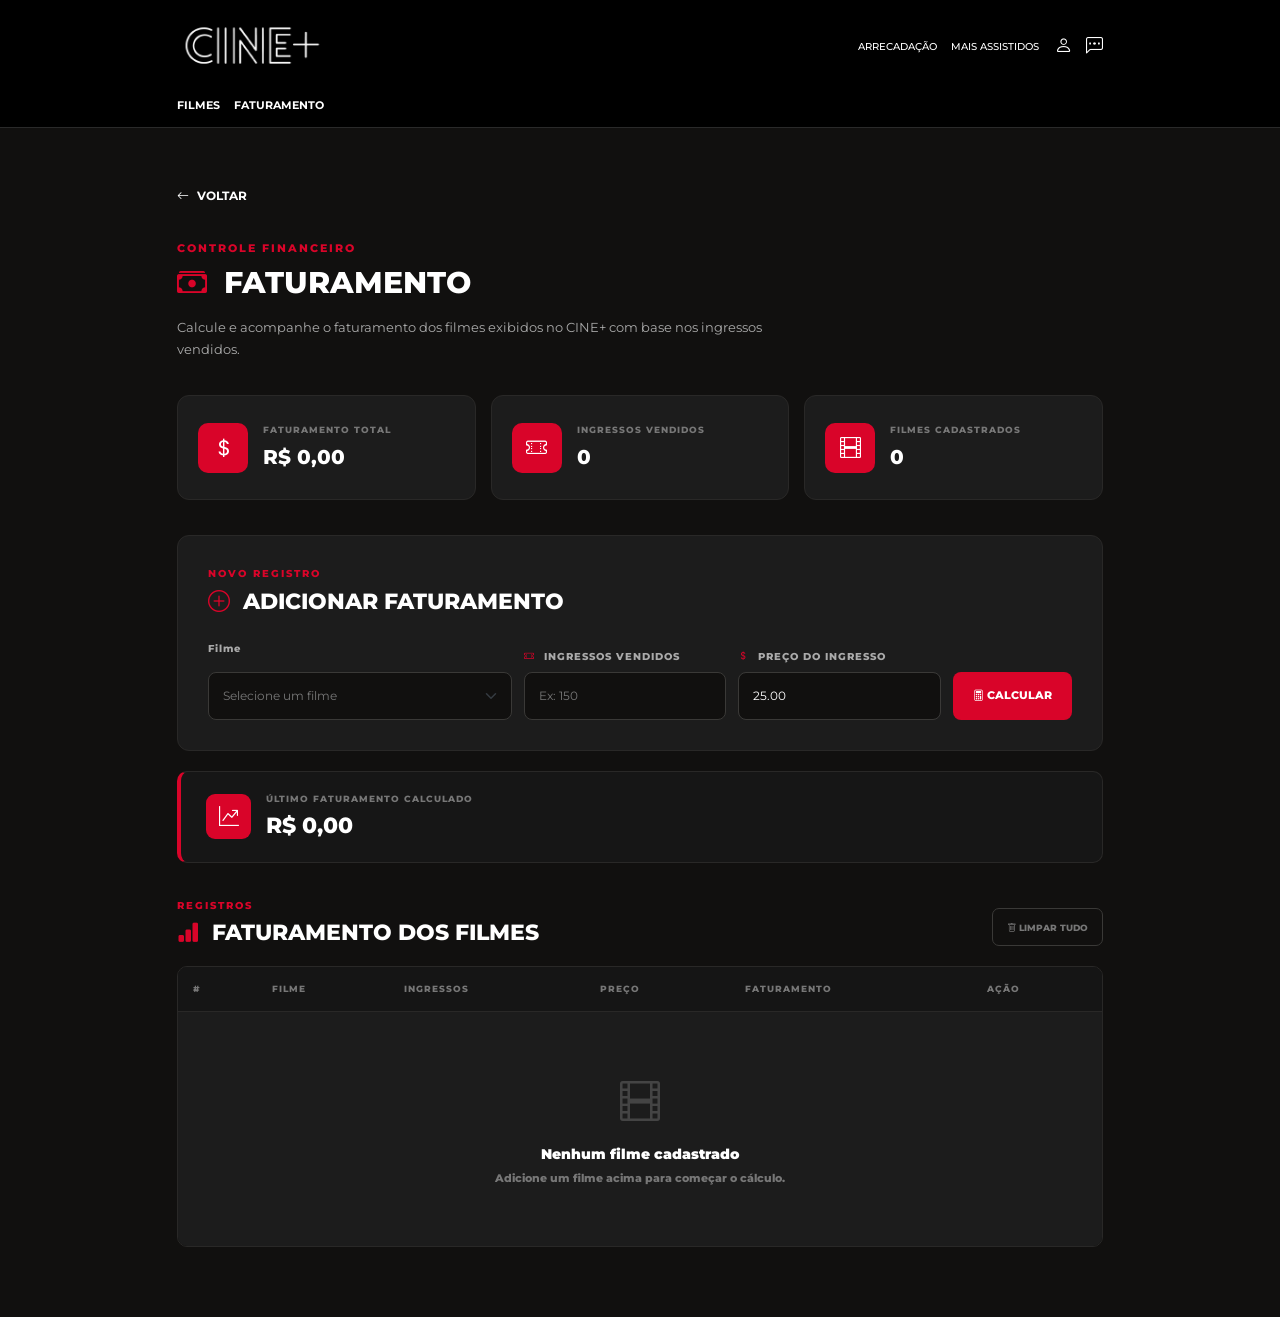
<file: faturamento.html>
<!DOCTYPE html>
<html lang="pt-BR">

<head>
    <meta charset="UTF-8">
    <meta name="viewport" content="width=device-width, initial-scale=1.0">
    <title>CINE+ | Faturamento</title>

    <link rel="stylesheet" href="https://cdn.jsdelivr.net/npm/bootstrap-icons@1.13.1/font/bootstrap-icons.min.css">

    <link href="https://cdn.jsdelivr.net/npm/bootstrap@5.3.8/dist/css/bootstrap.min.css" rel="stylesheet">

    <link href="https://fonts.googleapis.com/css2?family=Montserrat:wght@400;500;600;700;800&display=swap"
        rel="stylesheet">

    <link rel="stylesheet" href="style.css">
</head>

<body>

    <header class="cine-header">

        <div class="container header-container">

            <div class="desktop-header d-none d-lg-block">

                <div class="header-top">

                    <a href="index.html" class="logo">
                        <img src="img/LOGO (1).png" >
                    </a>

                    <div class="header-links">

                        <a href="rank.html">ARRECADAÇÃO</a>
                        <a href="rank.html">MAIS ASSISTIDOS</a>

                        <div class="header-icons">

                            <a href="perfil.html" class="login">
                                <i class="bi bi-person"></i>
                            </a>

                            <a href="#">
                                <i class="bi bi-chat-left-dots"></i>
                            </a>

                        </div>

                    </div>

                </div>

                <nav class="bottom-nav">

                    <a href="index.html">FILMES</a>
                    <a href="faturamento.html" class="active">FATURAMENTO</a>
                    

                </nav>

            </div>

            <div class="mobile-header d-flex d-lg-none align-items-center justify-content-between">

                <button class="menu-button" type="button" data-bs-toggle="offcanvas" data-bs-target="#mobileOffcanvas"
                    aria-label="Abrir menu">

                    <i class="bi bi-list"></i>

                </button>

                <a href="index.html" class="logo">

                    <img src="img/LOGO (1).png" >

                </a>

                <div class="mobile-icons">

                    <a href="#">
                        <i class="bi bi-search"></i>
                    </a>

                    <a href="perfil.html">
                        <i class="bi bi-person"></i>
                    </a>

                    <a href="#">
                        <i class="bi bi-chat-left-dots"></i>
                    </a>

                </div>

            </div>

        </div>

    </header>

    <main class="faturamento-page">

        <div class="container faturamento-container">
            <a href="index.html" class="back-button">
                <i class="bi bi-arrow-left"></i>
                VOLTAR
            </a>

            <section class="faturamento-header">

                <span class="faturamento-mini-title">
                    CONTROLE FINANCEIRO
                </span>

                <h1>
                    <i class="bi bi-cash-stack"></i>
                    FATURAMENTO
                </h1>

                <p>
                    Calcule e acompanhe o faturamento dos filmes exibidos
                    no CINE+ com base nos ingressos vendidos.
                </p>

            </section>

            <section class="faturamento-resumo">

                <div class="faturamento-card">

                    <div class="faturamento-card-icon">
                        <i class="bi bi-currency-dollar"></i>
                    </div>

                    <div>

                        <span>FATURAMENTO TOTAL</span>

                        <strong id="faturamentoTotal">
                            R$ 0,00
                        </strong>

                    </div>

                </div>

                <div class="faturamento-card">

                    <div class="faturamento-card-icon">
                        <i class="bi bi-ticket-perforated"></i>
                    </div>

                    <div>

                        <span>INGRESSOS VENDIDOS</span>

                        <strong id="ingressosTotal">
                            0
                        </strong>

                    </div>

                </div>

                <div class="faturamento-card">

                    <div class="faturamento-card-icon">
                        <i class="bi bi-film"></i>
                    </div>

                    <div>

                        <span>FILMES CADASTRADOS</span>

                        <strong id="filmesTotal">
                            0
                        </strong>

                    </div>

                </div>

            </section>

            <section class="faturamento-form-section">

                <div class="faturamento-section-title">

                    <span>NOVO REGISTRO</span>

                    <h2>
                        <i class="bi bi-plus-circle"></i>
                        ADICIONAR FATURAMENTO
                    </h2>

                </div>

                <form id="faturamentoForm" class="faturamento-form">

                    <div class="faturamento-input-group">
                        <label for="filme" class="form-label">Filme</label>
                        <select id="filme" class="form-select" required>
                            <option value="" selected disabled>Selecione um filme</option>
                            <option value="Avatar: A Lenda de Aang">Avatar Aang: O Último Mestre do Ar</option>
                            <option value="Marte Um">Marte Um</option>
                            <option value="Capitães da Areia">Capitães da Areia</option>
                            <option value="O Escolhido">O Silêncio dos Inocentes</option>
                            <option value="Faça Ela Voltar">Faça Ela Voltar</option>
                            <option value="O Sorriso da Mona Lisa">O Sorriso da Mona Lisa</option>
                        </select>
                    </div>

                    <div class="faturamento-input-group">

                        <label for="ingressos">
                            <i class="bi bi-ticket-perforated"></i>
                            INGRESSOS VENDIDOS
                        </label>

                        <input type="number" id="ingressos" min="1" placeholder="Ex: 150" required>

                    </div>

                    <div class="faturamento-input-group">

                        <label for="preco">
                            <i class="bi bi-currency-dollar"></i>
                            PREÇO DO INGRESSO
                        </label>

                        <input type="number" id="preco" class="form-control" value="25.00" step="0.01" min="0" required>

                    </div>

                    <button type="submit" class="faturamento-add-button">

                        <i class="bi bi-calculator"></i>
                        CALCULAR

                    </button>

                </form>

            </section>

            <section class="resultado-faturamento">

                <div class="resultado-icon">
                    <i class="bi bi-graph-up-arrow"></i>
                </div>

                <div>

                    <span>ÚLTIMO FATURAMENTO CALCULADO</span>

                    <strong id="ultimoFaturamento">
                        R$ 0,00
                    </strong>

                </div>

            </section>

            <section class="lista-faturamento">

                <div class="lista-faturamento-header">

                    <div>

                        <span>REGISTROS</span>

                        <h2>
                            <i class="bi bi-bar-chart-fill"></i>
                            FATURAMENTO DOS FILMES
                        </h2>

                    </div>

                    <button type="button" class="limpar-button" id="limparTudo">

                        <i class="bi bi-trash"></i>
                        LIMPAR TUDO

                    </button>

                </div>

                <div class="tabela-wrapper">

                    <table class="tabela-faturamento">

                        <thead>

                            <tr>
                                <th>#</th>
                                <th>FILME</th>
                                <th>INGRESSOS</th>
                                <th>PREÇO</th>
                                <th>FATURAMENTO</th>
                                <th>AÇÃO</th>
                            </tr>

                        </thead>

                        <tbody id="listaFaturamento">

                            <tr class="tabela-vazia">

                                <td colspan="6">

                                    <i class="bi bi-film"></i>

                                    <strong>
                                        Nenhum filme cadastrado
                                    </strong>

                                    <span>
                                        Adicione um filme acima para começar o cálculo.
                                    </span>

                                </td>

                            </tr>

                        </tbody>

                    </table>

                </div>

            </section>

        </div>

    </main>

    <div class="offcanvas offcanvas-start mobile-offcanvas" tabindex="-1" id="mobileOffcanvas">

        <div class="offcanvas-header">

            <a href="index.html" class="logo">

                <img src="img/LOGO (1).png" >

            </a>

            <button type="button" class="btn-close btn-close-white" data-bs-dismiss="offcanvas">
            </button>

        </div>

        <div class="offcanvas-body">

            <nav class="mobile-nav">

                <a href="index.html">
                    <i class="bi bi-film"></i>
                    FILMES
                </a>

                <a href="faturamento.html">
                    <i class="bi bi-cash-stack"></i>
                    FATURAMENTO
                </a>

                <a href="#">
                    <i class="bi bi-ticket-detailed-fill"></i>
                    SESSÕES
                </a>

                <hr>

                <a href="rank.html">ARRECADAÇÃO</a>
                <a href="rank.html">MAIS ASSISTIDOS</a>

            </nav>

        </div>

    </div>

    <script src="https://cdn.jsdelivr.net/npm/bootstrap@5.3.8/dist/js/bootstrap.bundle.min.js">
    </script>

    <script src="faturamento.js"></script>

</body>

</html>
</file>
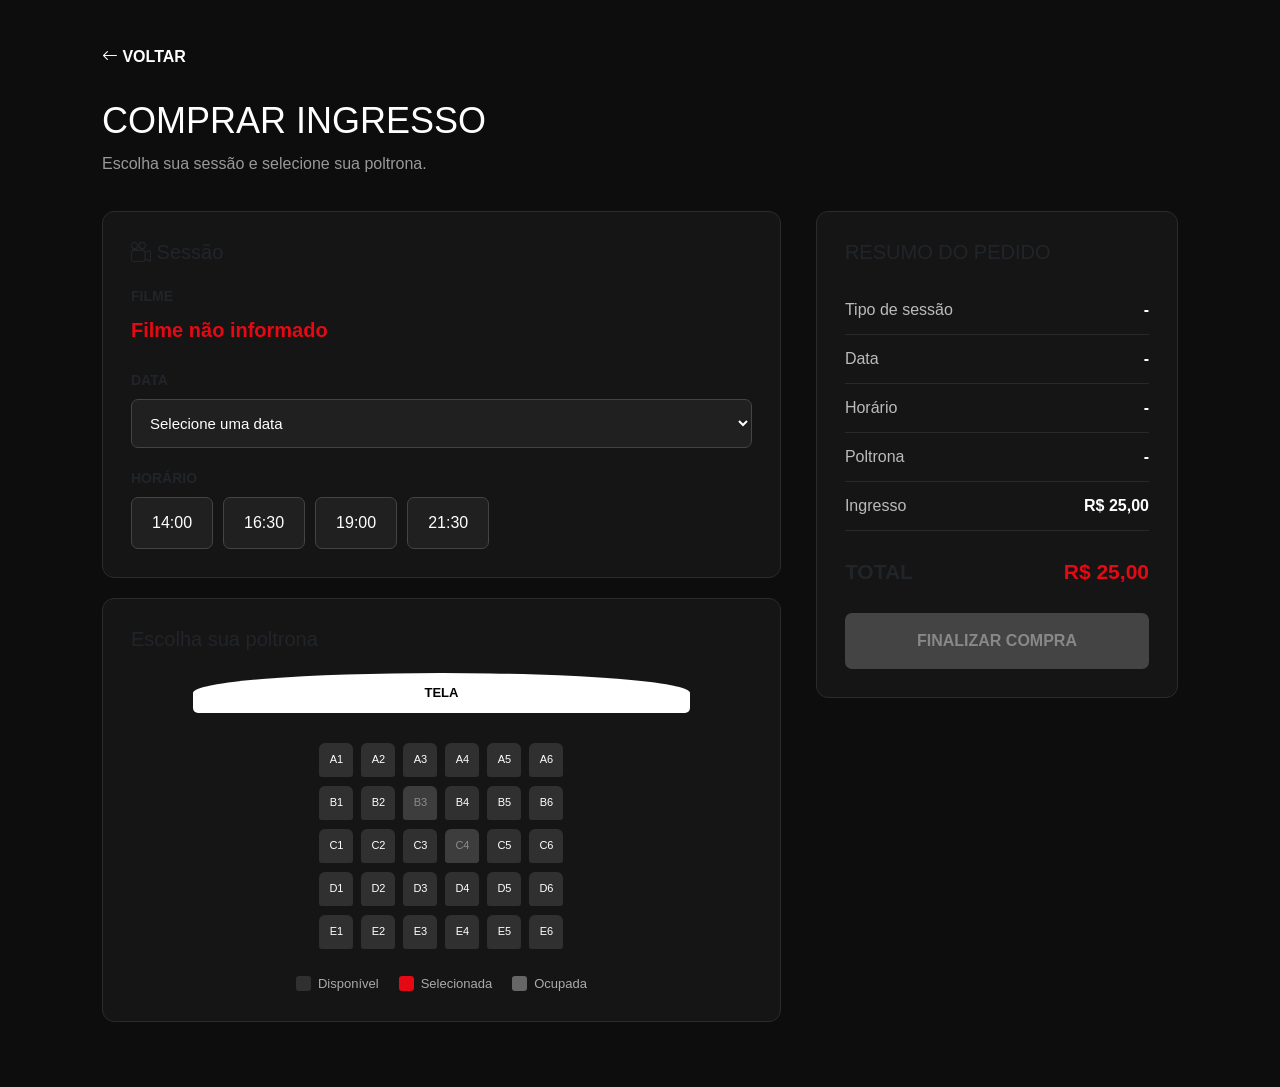
<file: ingresso.html>
<!DOCTYPE html>
<html lang="pt-BR">

<head>
    <meta charset="UTF-8">
    <meta name="viewport" content="width=device-width, initial-scale=1.0">
    <title>CINE+ | Comprar Ingresso</title>
    <link href="https://cdn.jsdelivr.net/npm/bootstrap@5.3.8/dist/css/bootstrap.min.css" rel="stylesheet">
    
    <link rel="stylesheet" href="https://cdn.jsdelivr.net/npm/bootstrap-icons@1.13.1/font/bootstrap-icons.min.css">

    <style>
        * {
            margin: 0;
            padding: 0;
            box-sizing: border-box;
        }

        body {
            background: #0d0d0d;
            color: #ffffff;
            font-family: Arial, Helvetica, sans-serif;
            min-height: 100vh;
        }

        header {
            height: 68px;
            background: #050505;
            border-bottom: 1px solid #292929;

            display: flex;
            align-items: center;
            justify-content: space-between;

            padding: 0 35px;
        }

        .menu {
            font-size: 28px;
            cursor: pointer;
        }

        .logo {
            font-size: 34px;
            font-weight: 300;
            letter-spacing: 3px;
        }

        .logo span {
            font-weight: 700;
            color: #e50914;
        }

        .header-icons {
            display: flex;
            gap: 20px;
            font-size: 22px;
        }

        .container {
            width: 90%;
            max-width: 1100px;
            margin: 45px auto;
        }

        .voltar {
            color: #ffffff;
            text-decoration: none;
            font-weight: bold;
            display: inline-block;
            margin-bottom: 30px;
        }

        .voltar:hover {
            color: #e50914;
        }

        h1 {
            font-size: 36px;
            margin-bottom: 10px;
        }

        .subtitulo {
            color: #999;
            margin-bottom: 35px;
        }


        .checkout {
            display: grid;
            grid-template-columns: 1.5fr 0.8fr;
            gap: 35px;
        }



        .card {
            background: #151515;
            border: 1px solid #2b2b2b;
            border-radius: 12px;
            padding: 28px;
            margin-bottom: 20px;
        }

        .card h2 {
            font-size: 20px;
            margin-bottom: 22px;
        }



        label {
            display: block;
            font-size: 14px;
            font-weight: bold;
            margin-bottom: 8px;
        }

        select {
            width: 100%;
            padding: 14px;

            background: #202020;
            border: 1px solid #444;

            color: #ffffff;

            border-radius: 7px;

            outline: none;

            font-size: 15px;

            margin-bottom: 20px;
        }

        select:focus {
            border-color: #e50914;
        }


        .session-info {
            display: flex;
            gap: 10px;
            flex-wrap: wrap;
        }

        .session-option {
            background: #202020;
            border: 1px solid #444;

            color: #fff;

            padding: 13px 20px;

            border-radius: 7px;

            cursor: pointer;

            transition: .2s;
        }

        .session-option:hover {
            border-color: #e50914;
        }

        .session-option.active {
            background: #e50914;
            border-color: #e50914;
        }


        .tela {
            width: 80%;
            margin: 0 auto 30px;

            padding: 10px;

            text-align: center;

            background: #ffffff;
            color: #000000;

            border-radius: 50% 50% 5px 5px;

            font-weight: bold;
            font-size: 13px;
        }

        .cinema {
            display: flex;
            flex-direction: column;
            align-items: center;
            gap: 9px;
        }

        .fileira {
            display: flex;
            gap: 8px;
        }

        .poltrona {
            width: 34px;
            height: 34px;

            border: none;

            border-radius: 6px 6px 3px 3px;

            background: #303030;

            color: #fff;

            cursor: pointer;

            font-size: 11px;

            transition: .2s;
        }

        .poltrona:hover {
            background: #777;
        }

        .poltrona.selecionada {
            background: #e50914;
        }

        .poltrona.ocupada {
            background: #666;

            cursor: not-allowed;

            opacity: .5;
        }


        .legenda {
            display: flex;

            justify-content: center;

            gap: 20px;

            margin-top: 25px;

            color: #aaa;

            font-size: 13px;
        }

        .legenda-item {
            display: flex;

            align-items: center;

            gap: 7px;
        }

        .quadrado {
            width: 15px;
            height: 15px;

            border-radius: 3px;

            background: #303030;
        }

        .quadrado.selecionado {
            background: #e50914;
        }

        .quadrado.ocupado {
            background: #666;
        }


        .resumo {
            position: sticky;
            top: 20px;
        }

        .linha {
            display: flex;

            justify-content: space-between;

            gap: 15px;

            padding: 12px 0;

            border-bottom: 1px solid #292929;

            color: #bbb;
        }

        .linha strong {
            color: #ffffff;

            text-align: right;
        }

        .total {
            display: flex;

            justify-content: space-between;

            margin-top: 25px;

            font-size: 21px;

            font-weight: bold;
        }

        .preco {
            color: #e50914;
        }

        .poster-resumo {
            width: 100%;

            max-height: 280px;

            object-fit: contain;

            margin-bottom: 20px;

            border-radius: 8px;

            background: #090909;
        }

        .finalizar {
            width: 100%;

            margin-top: 25px;

            padding: 16px;

            background: #e50914;

            border: none;

            border-radius: 7px;

            color: #ffffff;

            font-size: 16px;

            font-weight: bold;

            cursor: pointer;

            transition: .3s;
        }

        .finalizar:hover {
            background: #ff1f2a;

            transform: translateY(-2px);
        }

        .finalizar:disabled {
            background: #444;

            color: #888;

            cursor: not-allowed;

            transform: none;
        }

        .filmeSessao {
            color: #e50914;
            font-size: 20px;
            font-weight: bold;
            margin-bottom: 25px;
        }

        @media (max-width: 800px) {

            .checkout {
                grid-template-columns: 1fr;
            }

            .resumo {
                position: static;
            }

            .container {
                width: 94%;
            }

            .fileira {
                gap: 4px;
            }

            .poltrona {
                width: 29px;
                height: 29px;
                font-size: 9px;
            }

            header {
                padding: 0 15px;
            }

            .logo {
                font-size: 26px;
            }

        }
    </style>

</head>

<body>
    <main class="container">
        <a href="index.html" class="voltar">
            <i class="bi bi-arrow-left"></i>
            VOLTAR
        </a>

        <h1>
            COMPRAR INGRESSO
        </h1>

        <p class="subtitulo">
            Escolha sua sessão e selecione sua poltrona.
        </p>


        <div class="checkout">

            <section>

                <div class="card">

                    <h2>
                        <i class="bi bi-camera-reels"></i> Sessão
                    </h2>
                    <label>FILME</label>
                    <div id="filmeSessao" style="color:#e50914; font-size:20px; font-weight:bold; margin-bottom:25px;">
                    </div>


                    <label for="data">
                        DATA
                    </label>

                    <select id="data">

                        <option value="">
                            Selecione uma data
                        </option>

                        <option value="23/09/2026">
                            23/09/2026
                        </option>

                        <option value="24/09/2026">
                            24/09/2026
                        </option>

                        <option value="25/09/2026">
                            25/09/2026
                        </option>

                        <option value="26/09/2026">
                            26/09/2026
                        </option>

                    </select>


                    <label>
                        HORÁRIO
                    </label>

                    <div class="session-info">

                        <button class="session-option" data-horario="14:00">
                            14:00
                        </button>

                        <button class="session-option" data-horario="16:30">
                            16:30
                        </button>

                        <button class="session-option" data-horario="19:00">
                            19:00
                        </button>

                        <button class="session-option" data-horario="21:30">
                            21:30
                        </button>

                    </div>

                </div>

                <div class="card">

                    <h2>
                        Escolha sua poltrona
                    </h2>

                    <div class="tela">
                        TELA
                    </div>


                    <div class="cinema">

                        <div class="fileira">

                            <button class="poltrona">A1</button>
                            <button class="poltrona">A2</button>
                            <button class="poltrona">A3</button>
                            <button class="poltrona">A4</button>
                            <button class="poltrona">A5</button>
                            <button class="poltrona">A6</button>

                        </div>


                        <div class="fileira">

                            <button class="poltrona">B1</button>
                            <button class="poltrona">B2</button>

                            <button class="poltrona ocupada">
                                B3
                            </button>

                            <button class="poltrona">B4</button>
                            <button class="poltrona">B5</button>
                            <button class="poltrona">B6</button>

                        </div>


                        <div class="fileira">

                            <button class="poltrona">C1</button>
                            <button class="poltrona">C2</button>
                            <button class="poltrona">C3</button>

                            <button class="poltrona ocupada">
                                C4
                            </button>

                            <button class="poltrona">C5</button>
                            <button class="poltrona">C6</button>

                        </div>


                        <div class="fileira">

                            <button class="poltrona">D1</button>
                            <button class="poltrona">D2</button>
                            <button class="poltrona">D3</button>
                            <button class="poltrona">D4</button>
                            <button class="poltrona">D5</button>
                            <button class="poltrona">D6</button>

                        </div>


                        <div class="fileira">

                            <button class="poltrona">E1</button>
                            <button class="poltrona">E2</button>
                            <button class="poltrona">E3</button>
                            <button class="poltrona">E4</button>
                            <button class="poltrona">E5</button>
                            <button class="poltrona">E6</button>

                        </div>

                    </div>


                    <div class="legenda">

                        <div class="legenda-item">

                            <span class="quadrado"></span>

                            Disponível

                        </div>


                        <div class="legenda-item">

                            <span class="quadrado selecionado"></span>

                            Selecionada

                        </div>


                        <div class="legenda-item">

                            <span class="quadrado ocupado"></span>

                            Ocupada

                        </div>

                    </div>

                </div>

            </section>

            <aside>

                <div class="card resumo">
                    <h2>
                        RESUMO DO PEDIDO
                    </h2>
                    <img id="posterResumo" class="poster-resumo">

                    <div class="linha">

                        <span>
                            Tipo de sessão
                        </span>

                        <strong id="resumoSessao">
                            -
                        </strong>

                    </div>


                    <div class="linha">

                        <span>
                            Data
                        </span>

                        <strong id="resumoData">
                            -
                        </strong>

                    </div>


                    <div class="linha">

                        <span>
                            Horário
                        </span>

                        <strong id="resumoHorario">
                            -
                        </strong>

                    </div>


                    <div class="linha">

                        <span>
                            Poltrona
                        </span>

                        <strong id="resumoPoltrona">
                            -
                        </strong>

                    </div>


                    <div class="linha">

                        <span>
                            Ingresso
                        </span>

                        <strong>
                            R$ 25,00
                        </strong>

                    </div>


                    <div class="total">

                        <span>
                            TOTAL
                        </span>

                        <span class="preco">
                            R$ 25,00
                        </span>

                    </div>


                    <button class="finalizar" id="finalizarCompra" disabled>

                        FINALIZAR COMPRA

                    </button>

                </div>

            </aside>

        </div>

    </main>

    <!-- Toast de sucesso -->
    <div class="toast-container position-fixed top-50 start-50 translate-middle p-3" style="z-index: 9999;">

        <div id="toastSucesso" class="toast text-bg-dark border border-secondary" role="alert" aria-live="assertive"
            aria-atomic="true">

            <div class="toast-header bg-dark text-white border-secondary">

                <i class="bi bi-check-circle-fill text-danger me-2"></i>

                <strong class="me-auto">
                    CINE+
                </strong>

                <small>Agora</small>

                <button type="button" class="btn-close btn-close-white" data-bs-dismiss="toast" aria-label="Fechar">
                </button>

            </div>

            <div class="toast-body text-center py-3">
                <strong>Ingresso selecionado com sucesso!</strong>
                <br>
                <small class="text-secondary">
                    Você será redirecionado para a página inicial.
                </small>
            </div>

        </div>

    </div>

    <script src="https://cdn.jsdelivr.net/npm/bootstrap@5.3.8/dist/js/bootstrap.bundle.min.js"></script>

    <script>
        const filme = localStorage.getItem("filmeSelecionado") || "Filme não informado";

        const poster =
            localStorage.getItem("posterSelecionado") || "";

        const sessionType =
            localStorage.getItem("sessionType") || "";



        document.getElementById("filmeSessao").textContent = filme;

        const posterResumo =
            document.getElementById("posterResumo");

        if (poster) {

            posterResumo.src = poster;

        } else {

            posterResumo.style.display = "none";

        }

        const resumoSessao =
            document.getElementById("resumoSessao");

        resumoSessao.textContent =
            sessionType || "-";

        const dataSelect =
            document.getElementById("data");

        const resumoData =
            document.getElementById("resumoData");


        dataSelect.addEventListener(
            "change",
            function () {

                resumoData.textContent =
                    this.value || "-";

                verificarCompra();

            }
        );

        const horarios =
            document.querySelectorAll(".session-option");

        const resumoHorario =
            document.getElementById("resumoHorario");

        let horarioSelecionado = "";


        horarios.forEach(function (botao) {

            botao.addEventListener(
                "click",
                function () {

                    horarios.forEach(function (item) {

                        item.classList.remove(
                            "active"
                        );

                    });


                    this.classList.add(
                        "active"
                    );


                    horarioSelecionado =
                        this.dataset.horario;


                    resumoHorario.textContent =
                        horarioSelecionado;


                    verificarCompra();

                }
            );

        });

        const poltronas =
            document.querySelectorAll(
                ".poltrona:not(.ocupada)"
            );


        const resumoPoltrona =
            document.getElementById(
                "resumoPoltrona"
            );


        let poltronaSelecionada = "";


        poltronas.forEach(function (poltrona) {

            poltrona.addEventListener(
                "click",
                function () {

                    poltronas.forEach(
                        function (item) {

                            item.classList.remove(
                                "selecionada"
                            );

                        }
                    );


                    this.classList.add(
                        "selecionada"
                    );


                    poltronaSelecionada =
                        this.textContent.trim();


                    resumoPoltrona.textContent =
                        poltronaSelecionada;


                    verificarCompra();

                }
            );

        });


        const finalizarCompra =
            document.getElementById(
                "finalizarCompra"
            );


        function verificarCompra() {

            if (

                sessionType !== "" &&

                dataSelect.value !== "" &&

                horarioSelecionado !== "" &&

                poltronaSelecionada !== ""

            ) {

                finalizarCompra.disabled =
                    false;

            } else {

                finalizarCompra.disabled =
                    true;

            }

        }

        finalizarCompra.addEventListener(
    "click",
    function () {

        const ingresso = {

            filme: filme,

            poster: poster,

            sessao: sessionType,

            data: dataSelect.value,

            horario: horarioSelecionado,

            poltrona: poltronaSelecionada,

            preco: "R$ 25,00"

        };

        localStorage.setItem(
            "ingresso",
            JSON.stringify(ingresso)
        );

        const toastElement =
            document.getElementById("toastSucesso");

        const toast =
            bootstrap.Toast.getOrCreateInstance(
                toastElement,
                {
                    autohide: true,
                    delay: 1800
                }
            );

        toast.show();
        setTimeout(function () {

            window.location.href = "index.html";

        }, 1800);

    }
);

    </script>

</body>

</html>
</file>
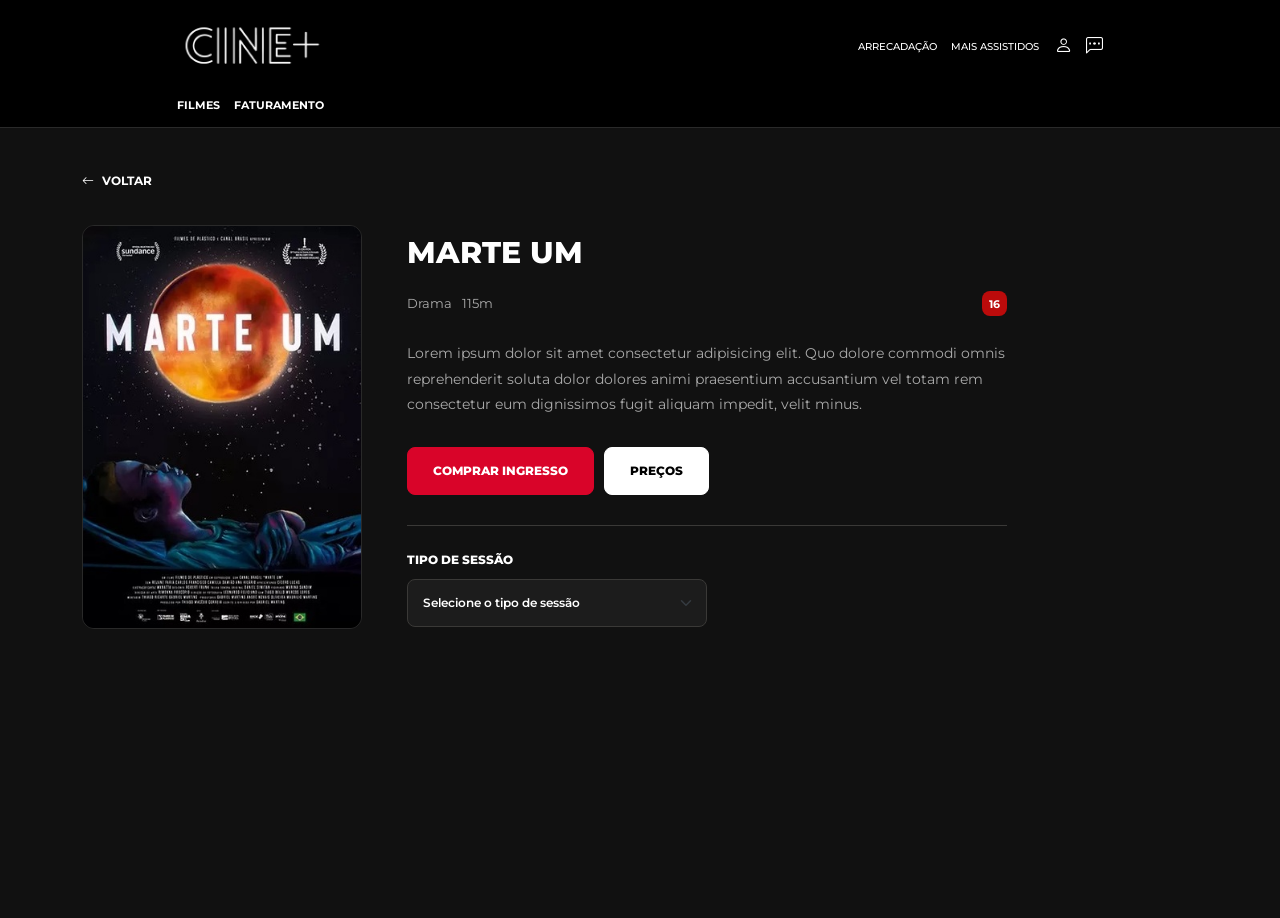
<file: marte.html>
<!DOCTYPE html>
<html lang="pt-BR">

<head>
    <meta charset="UTF-8">
    <meta name="viewport" content="width=device-width, initial-scale=1.0">
    <title>CINE+ | Avatar: A Lenda de Aang</title>
    <link rel="stylesheet" href="https://cdn.jsdelivr.net/npm/bootstrap-icons@1.13.1/font/bootstrap-icons.min.css">
    <link href="https://cdn.jsdelivr.net/npm/bootstrap@5.3.8/dist/css/bootstrap.min.css" rel="stylesheet"
        integrity="sha384-sRIl4kxILFvY47J16cr9ZwB07vP4J8+LH7qKQnuqkuIAvNWLzeN8tE5YBujZqJLB" crossorigin="anonymous">
    <link href="https://fonts.googleapis.com/css2?family=Montserrat:wght@400;500;600;700;800&display=swap"
        rel="stylesheet">
    <link rel="stylesheet" href="style.css">
</head>

<body>

    <header class="cine-header">

        <div class="container header-container">

            <div class="desktop-header d-none d-lg-block">

                <div class="header-top">

                    <a href="index.html" class="logo" aria-label="Página inicial">
                        <img src="img/LOGO (1).png" >
                    </a>

                    <div class="header-links">

                        <a href="rank.html">ARRECADAÇÃO</a>
                        <a href="rank.html">MAIS ASSISTIDOS</a>
                        
                        

                        <div class="header-icons">

                            

                            <a href="perfil.html" class="login">
                                <i class="bi bi-person"></i>

                            </a>

                            <a href="#" aria-label="Atendimento">
                                <i class="bi bi-chat-left-dots"></i>
                            </a>

                        </div>

                    </div>

                </div>

                <nav class="bottom-nav" aria-label="Navegação principal">
                    <a href="index.html">FILMES</a>
                    <a href="faturamento.html">FATURAMENTO</a>
                    
                    
                </nav>

            </div>

            <div class="mobile-header d-flex d-lg-none align-items-center justify-content-between">

                <button class="menu-button" type="button" data-bs-toggle="offcanvas" data-bs-target="#mobileOffcanvas"
                    aria-controls="mobileOffcanvas" aria-label="Abrir menu">

                    <i class="bi bi-list"></i>

                </button>

                <a href="index.html" class="logo" aria-label="Página inicial">
                    <img src="img/LOGO (1).png" >
                </a>

                <div class="mobile-icons">

                    <a href="#">
                        <i class="bi bi-search"></i>
                    </a>

                    <a href="perfil.html">
                        <i class="bi bi-person"></i>
                    </a>

                    <a href="#">
                        <i class="bi bi-chat-left-dots"></i>
                    </a>

                </div>

            </div>

        </div>

    </header>


    <main class="movie-details">

        <div class="container">

            <a href="index.html" class="back-button">
                <i class="bi bi-arrow-left"></i>
                VOLTAR
            </a>

            <div class="movie-details-content">

                <div class="movie-details-image">
                    <img src="img/MARTE_UM.PNG" alt="MARTE UM">
                </div>

                <div class="movie-details-info">

                    <h1>MARTE UM</h1>

                    <div class="movie-details-meta">
                        <span>Drama</span>
                        <span>115m</span>
                        <span class="age-rating age-16">16</span>
                    </div>

                    <p>
                        Lorem ipsum dolor sit amet consectetur adipisicing elit. Quo dolore commodi omnis reprehenderit
                        soluta dolor dolores animi praesentium accusantium vel totam rem consectetur eum dignissimos
                        fugit aliquam impedit, velit minus.
                    </p>

                    <div class="movie-buttons">

                        <button class="movie-session-button" id="buyTicketButton" type="button" disabled>
                     COMPRAR INGRESSO
                        </button>

                        <button class="movie-price-button" type="button" data-bs-toggle="offcanvas"
                            data-bs-target="#pricesOffcanvas" aria-controls="pricesOffcanvas">
                            PREÇOS
                        </button>

                    </div>

                    <hr class="movie-divider">

                    <div class="session-type">

                        <label for="sessionType">
                            TIPO DE SESSÃO
                        </label>

                        <select class="form-select" id="sessionType">
                            <option selected>Selecione o tipo de sessão</option>
                            <option value="2D">2D</option>
                            <option value="3D">3D</option>
                        </select>

                    </div>

                </div>

            </div>

        </div>

    </main>


    <div class="offcanvas offcanvas-start mobile-offcanvas" tabindex="-1" id="mobileOffcanvas"
        aria-labelledby="mobileOffcanvasLabel">

        <div class="offcanvas-header">

            <a href="index.html" class="logo" id="mobileOffcanvasLabel" aria-label="Página inicial">

                <img src="img/LOGO (1).png" >

            </a>

            <button type="button" class="btn-close btn-close-white" data-bs-dismiss="offcanvas"
                aria-label="Fechar menu">
            </button>

        </div>

        <div class="offcanvas-body">

            <nav class="mobile-nav" aria-label="Navegação mobile">

                <a href="index.html">
                    <i class="bi bi-film"></i>
                    FILMES
                </a>

                <a href="faturamento.html">FATURAMENTO</a>
                

                <a href="#">
                    <i class="bi bi-ticket-detailed-fill"></i>
                    
                </a>

                <hr>

                <a href="rank.html">ARRECADAÇÃO</a>
                <a href="rank.html">MAIS ASSISTIDOS</a>
                
                

            </nav>

        </div>

    </div>

    <div class="offcanvas offcanvas-end prices-offcanvas" tabindex="-1" id="pricesOffcanvas"
        aria-labelledby="pricesOffcanvasLabel">
        <div class="offcanvas-header">

            <h2 id="pricesOffcanvasLabel">
                PREÇOS PARA 23.09.2026
            </h2>

            <button type="button" class="btn-close btn-close-white" data-bs-dismiss="offcanvas" aria-label="Fechar">
            </button>

        </div>

        <div class="offcanvas-body">

            <div class="price-movie">

                <div class="price-movie-poster">
                    <img src="img/MARTE_UM.PNG">
                </div>

                <div class="price-movie-name">
                    MARTE UM
                </div>

            </div>


            <div class="price-category">

                <h3>PROMOCIONAL</h3>

                <p>
                    Ingresso promocional válido conforme as condições
                    disponíveis para a sessão selecionada.
                </p>

                

            </div>


            <div class="price-divider"></div>


            <div class="price-category">

                <h3>INTEIRA</h3>

                <p>
                    Ingresso com valor integral para espectadores
                    que não possuem direito à meia-entrada.
                </p>

                

            </div>


            <div class="price-divider"></div>


            <div class="price-category">

                <h3>MEIA-ENTRADA</h3>

                <p>
                    Valor destinado aos espectadores que possuem
                    direito à meia-entrada, conforme a legislação vigente.
                </p>

                

            </div>


            <div class="price-divider"></div>


            <div class="price-category">

                <h3>IDOSO</h3>

                <p>
                    Condição destinada aos espectadores que atendem
                    aos requisitos previstos para essa categoria.
                </p>

                

            </div>

        </div>


    </div>


    <script src="https://cdn.jsdelivr.net/npm/bootstrap@5.3.8/dist/js/bootstrap.bundle.min.js"
        integrity="sha384-FKyoEForCGlyvwx9Hj09JcYn3nv7wiPVlz7YYwJrWVcXK/BmnVDxM+D2scQbITxI" crossorigin="anonymous">
        </script>
<script src="https://cdn.jsdelivr.net/npm/bootstrap@5.3.8/dist/js/bootstrap.bundle.min.js"
    integrity="sha384-FKyoEForCGlyvwx9Hj09JcYn3nv7wiPVlz7YYwJrWVcXK/BmnVDxM+D2scQbITxI"
    crossorigin="anonymous">
</script>

<script>

const sessionType = document.getElementById("sessionType");
const buyTicketButton = document.getElementById("buyTicketButton");

if (sessionType && buyTicketButton) {

    sessionType.addEventListener("change", function () {

        if (this.value !== "") {

            buyTicketButton.disabled = false;

        } else {

            buyTicketButton.disabled = true;

        }

    });

    buyTicketButton.addEventListener("click", function () {

        const filme = document.querySelector(".movie-details-info h1").textContent.trim();

        const poster = document.querySelector(".movie-details-image img").getAttribute("src");

        const tipoSessao = sessionType.value.toUpperCase();

        localStorage.setItem("filmeSelecionado", filme);
        localStorage.setItem("posterSelecionado", poster);
        localStorage.setItem("sessionType", tipoSessao);

        window.location.href = "ingresso.html";

    });

}

</script>
</body>

</html>
</file>
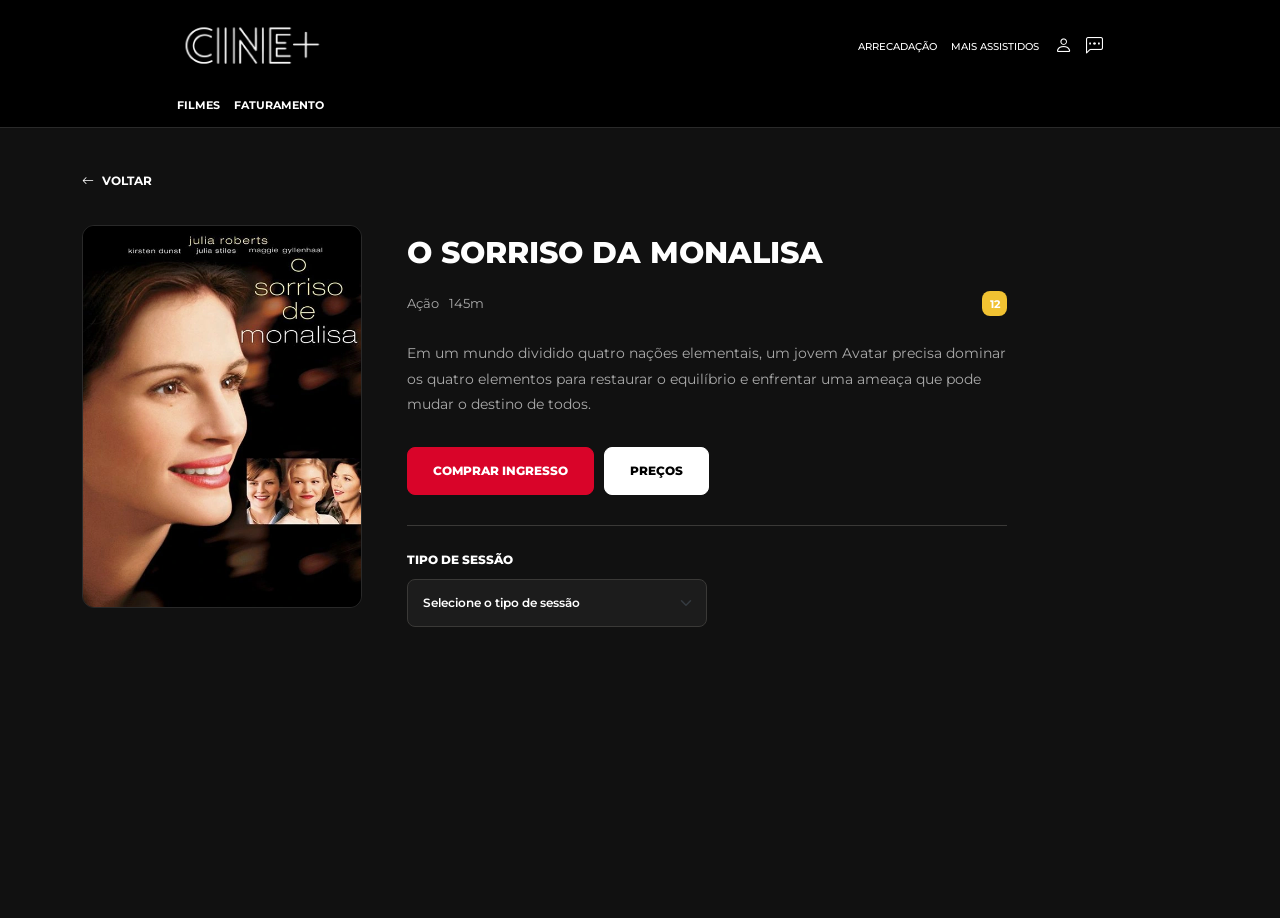
<file: monalisa.html>
<!DOCTYPE html>
<html lang="pt-BR">

<head>
    <meta charset="UTF-8">
    <meta name="viewport" content="width=device-width, initial-scale=1.0">
    <title>CINE+ | Avatar: A Lenda de Aang</title>
    <link rel="stylesheet" href="https://cdn.jsdelivr.net/npm/bootstrap-icons@1.13.1/font/bootstrap-icons.min.css">
    <link href="https://cdn.jsdelivr.net/npm/bootstrap@5.3.8/dist/css/bootstrap.min.css" rel="stylesheet"
        integrity="sha384-sRIl4kxILFvY47J16cr9ZwB07vP4J8+LH7qKQnuqkuIAvNWLzeN8tE5YBujZqJLB" crossorigin="anonymous">
    <link href="https://fonts.googleapis.com/css2?family=Montserrat:wght@400;500;600;700;800&display=swap"
        rel="stylesheet">
    <link rel="stylesheet" href="style.css">
</head>

<body>

    <header class="cine-header">

        <div class="container header-container">

            <div class="desktop-header d-none d-lg-block">

                <div class="header-top">

                    <a href="index.html" class="logo" aria-label="Página inicial">
                        <img src="img/LOGO (1).png" >
                    </a>

                    <div class="header-links">

                        <a href="rank.html">ARRECADAÇÃO</a>
                        <a href="rank.html">MAIS ASSISTIDOS</a>
                        
                        

                        <div class="header-icons">

                            

                            <a href="perfil.html" class="login">
                                <i class="bi bi-person"></i>

                            </a>

                            <a href="#" aria-label="Atendimento">
                                <i class="bi bi-chat-left-dots"></i>
                            </a>

                        </div>

                    </div>

                </div>

                <nav class="bottom-nav" aria-label="Navegação principal">
                    <a href="index.html">FILMES</a>
                    <a href="faturamento.html">FATURAMENTO</a>
                    
                    
                </nav>

            </div>

            <div class="mobile-header d-flex d-lg-none align-items-center justify-content-between">

                <button class="menu-button" type="button" data-bs-toggle="offcanvas" data-bs-target="#mobileOffcanvas"
                    aria-controls="mobileOffcanvas" aria-label="Abrir menu">

                    <i class="bi bi-list"></i>

                </button>

                <a href="index.html" class="logo" aria-label="Página inicial">
                    <img src="img/LOGO (1).png" >
                </a>

                <div class="mobile-icons">

                    <a href="#">
                        <i class="bi bi-search"></i>
                    </a>

                    <a href="perfil.html">
                        <i class="bi bi-person"></i>
                    </a>

                    <a href="#">
                        <i class="bi bi-chat-left-dots"></i>
                    </a>

                </div>

            </div>

        </div>

    </header>


    <main class="movie-details">

        <div class="container">

            <a href="index.html" class="back-button">
                <i class="bi bi-arrow-left"></i>
                VOLTAR
            </a>

            <div class="movie-details-content">

                <div class="movie-details-image">
                    <img src="img/SORRISO_MONALISA.PNG">
                </div>

                <div class="movie-details-info">

                    <h1>O SORRISO DA MONALISA</h1>

                    <div class="movie-details-meta">
                        <span>Ação</span>
                        <span>145m</span>
                        <span class="age-rating age-12">12</span>
                    </div>

                    <p>
                        Em um mundo dividido quatro nações elementais,
                        um jovem Avatar precisa dominar os quatro elementos
                        para restaurar o equilíbrio e enfrentar uma ameaça
                        que pode mudar o destino de todos.
                    </p>

                    <div class="movie-buttons">

                        <button class="movie-session-button" id="buyTicketButton" type="button" disabled>
                     COMPRAR INGRESSO
                     </button>

                        <button class="movie-price-button" type="button" data-bs-toggle="offcanvas"
                            data-bs-target="#pricesOffcanvas" aria-controls="pricesOffcanvas">
                            PREÇOS
                        </button>

                    </div>

                    <hr class="movie-divider">

                    <div class="session-type">

                        <label for="sessionType">
                            TIPO DE SESSÃO
                        </label>

                        <select class="form-select" id="sessionType">
                            <option selected>Selecione o tipo de sessão</option>
                            <option value="2D">2D</option>
                            <option value="3D">3D</option>
                        </select>

                    </div>
                </div>

            </div>

        </div>

    </main>


    <div class="offcanvas offcanvas-start mobile-offcanvas" tabindex="-1" id="mobileOffcanvas"
        aria-labelledby="mobileOffcanvasLabel">

        <div class="offcanvas-header">

            <a href="index.html" class="logo" id="mobileOffcanvasLabel" aria-label="Página inicial">

                <img src="img/LOGO (1).png" >

            </a>

            <button type="button" class="btn-close btn-close-white" data-bs-dismiss="offcanvas"
                aria-label="Fechar menu">
            </button>

        </div>

        <div class="offcanvas-body">

            <nav class="mobile-nav" aria-label="Navegação mobile">

                <a href="index.html">
                    <i class="bi bi-film"></i>
                    FILMES
                </a>

                <a href="faturamento.html">FATURAMENTO</a>
                

                <a href="#">
                    <i class="bi bi-ticket-detailed-fill"></i>
                    
                </a>

                <hr>

                <a href="rank.html">ARRECADAÇÃO</a>
                <a href="rank.html">MAIS ASSISTIDOS</a>
                
                

            </nav>

        </div>

    </div>

    <div class="offcanvas offcanvas-end prices-offcanvas" tabindex="-1" id="pricesOffcanvas"
        aria-labelledby="pricesOffcanvasLabel">
        <div class="offcanvas-header">

            <h2 id="pricesOffcanvasLabel">
                PREÇOS PARA 23.09.2026
            </h2>

            <button type="button" class="btn-close btn-close-white" data-bs-dismiss="offcanvas" aria-label="Fechar">
            </button>

        </div>

        <div class="offcanvas-body">

            <div class="price-movie">

                <div class="price-movie-poster">
                    <img src="img/ATLA.PNG" alt="Avatar: A Lenda de Aang">
                </div>

                <div class="price-movie-name">
                    AVATAR: A LENDA DE AANG
                </div>

            </div>


            <div class="price-category">

                <h3>PROMOCIONAL</h3>

                <p>
                    Ingresso promocional válido conforme as condições
                    disponíveis para a sessão selecionada.
                </p>

                

            </div>


            <div class="price-divider"></div>


            <div class="price-category">

                <h3>INTEIRA</h3>

                <p>
                    Ingresso com valor integral para espectadores
                    que não possuem direito à meia-entrada.
                </p>

                

            </div>


            <div class="price-divider"></div>


            <div class="price-category">

                <h3>MEIA-ENTRADA</h3>

                <p>
                    Valor destinado aos espectadores que possuem
                    direito à meia-entrada, conforme a legislação vigente.
                </p>

                

            </div>


            <div class="price-divider"></div>


            <div class="price-category">

                <h3>IDOSO</h3>

                <p>
                    Condição destinada aos espectadores que atendem
                    aos requisitos previstos para essa categoria.
                </p>

                

            </div>

        </div>


    </div>


    <script src="https://cdn.jsdelivr.net/npm/bootstrap@5.3.8/dist/js/bootstrap.bundle.min.js"
        integrity="sha384-FKyoEForCGlyvwx9Hj09JcYn3nv7wiPVlz7YYwJrWVcXK/BmnVDxM+D2scQbITxI" crossorigin="anonymous">
        </script>
<script src="https://cdn.jsdelivr.net/npm/bootstrap@5.3.8/dist/js/bootstrap.bundle.min.js"
    integrity="sha384-FKyoEForCGlyvwx9Hj09JcYn3nv7wiPVlz7YYwJrWVcXK/BmnVDxM+D2scQbITxI"
    crossorigin="anonymous">
</script>

<script>

const sessionType = document.getElementById("sessionType");
const buyTicketButton = document.getElementById("buyTicketButton");

if (sessionType && buyTicketButton) {

    sessionType.addEventListener("change", function () {

        if (this.value !== "") {

            buyTicketButton.disabled = false;

        } else {

            buyTicketButton.disabled = true;

        }

    });

    buyTicketButton.addEventListener("click", function () {

        const filme = document.querySelector(".movie-details-info h1").textContent.trim();

        const poster = document.querySelector(".movie-details-image img").getAttribute("src");

        const tipoSessao = sessionType.value.toUpperCase();

        localStorage.setItem("filmeSelecionado", filme);
        localStorage.setItem("posterSelecionado", poster);
        localStorage.setItem("sessionType", tipoSessao);

        window.location.href = "ingresso.html";

    });

}

</script>
</body>

</html>
</file>
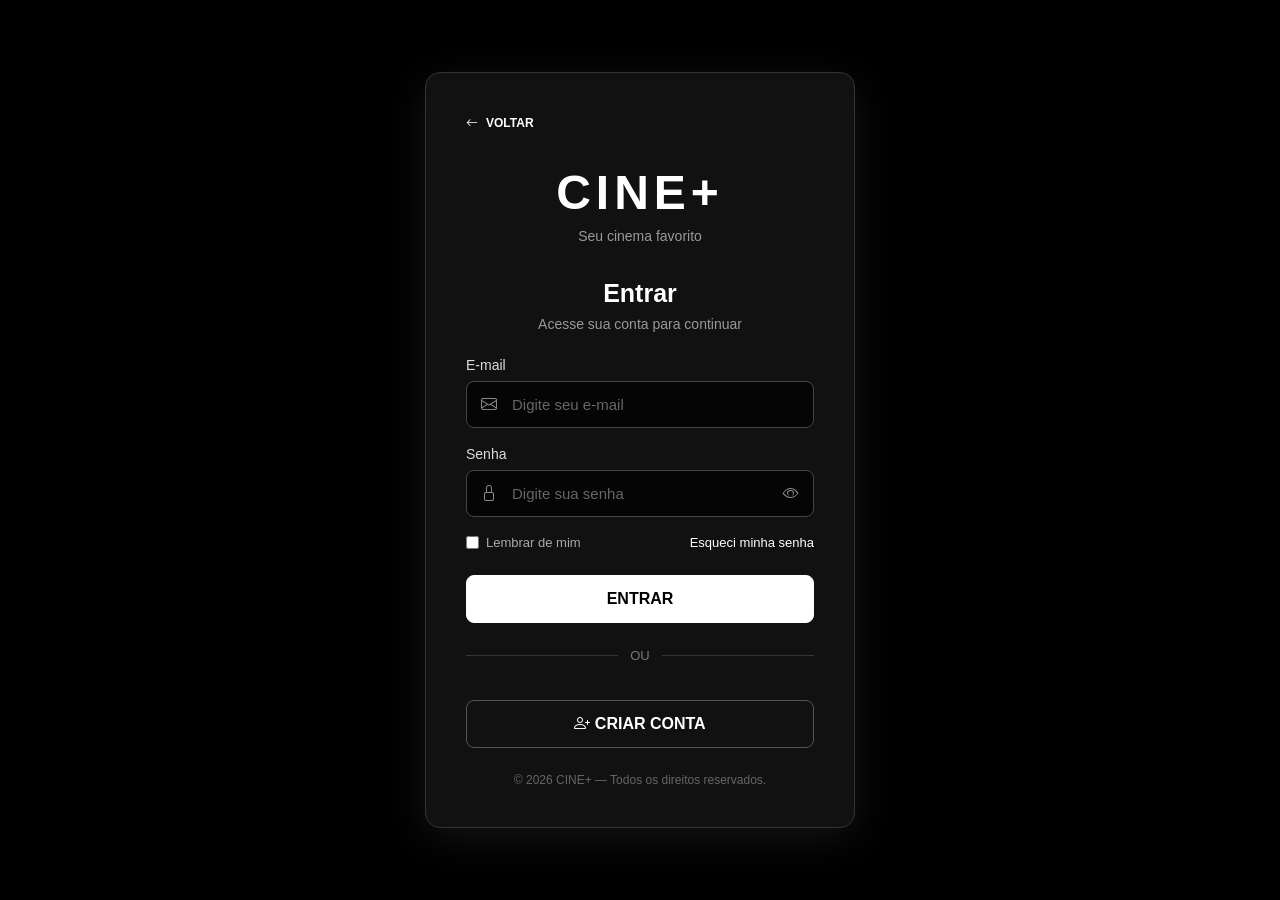
<file: perfil.html>
<!DOCTYPE html>
<html lang="pt-br">

<head>
    <meta charset="UTF-8">
    <meta name="viewport" content="width=device-width, initial-scale=1.0">
    <title>CINE+ | Login</title>
    <link rel="stylesheet" href="https://cdn.jsdelivr.net/npm/bootstrap-icons@1.13.1/font/bootstrap-icons.min.css">
    <link rel="stylesheet" href="perfil.css">
</head>
<body>
    <main class="login-container">
        <a href="index.html" class="back-button">
                <i class="bi bi-arrow-left"></i>
                VOLTAR
            </a>
        <div class="logo">
            <h1>CINE+</h1>
            <p>Seu cinema favorito</p>
        </div>
        <div class="titulo">
            <h2>Entrar</h2>
            <p>Acesse sua conta para continuar</p>
        </div>
        <form id="loginForm">
            <div class="campo">
                <label for="email">E-mail</label>

                <div class="input-box">

                    <i class="bi bi-envelope"></i>

                    <input
                        type="email"
                        id="email"
                        placeholder="Digite seu e-mail"
                        required>

                </div>

            </div>

            <div class="campo">

                <label for="senha">Senha</label>

                <div class="input-box">

                    <i class="bi bi-lock"></i>

                    <input
                        type="password"
                        id="senha"
                        placeholder="Digite sua senha"
                        required>

                    <i
                        class="bi bi-eye mostrar-senha"
                        id="mostrarSenha">
                    </i>

                </div>

            </div>

            <div class="opcoes">

                <label class="lembrar">

                    <input type="checkbox">

                    Lembrar de mim

                </label>

                <a href="#" id="esqueciSenha">
                    Esqueci minha senha
                </a>

            </div>

            <button
                type="submit"
                class="btn btn-entrar">

                ENTRAR

            </button>

        </form>

        <div class="divisoria">
            OU
        </div>
        <button
            type="button"
            class="btn btn-cadastro"
            id="abrirCadastro">

            <i class="bi bi-person-plus"></i>

            CRIAR CONTA

        </button>

        <div class="rodape">
            © 2026 CINE+ — Todos os direitos reservados.
        </div>

    </main>

    <div
        class="modal"
        id="modalCadastro">

        <div class="modal-conteudo">

            <div class="modal-topo">

                <h2>Criar conta</h2>

                <button
                    type="button"
                    class="fechar"
                    id="fecharCadastro">

                    <i class="bi bi-x-lg"></i>

                </button>

            </div>

            <form id="cadastroForm">

                <div class="campo">

                    <label for="nome">
                        Nome completo
                    </label>

                    <div class="input-box">

                        <i class="bi bi-person"></i>

                        <input
                            type="text"
                            id="nome"
                            placeholder="Digite seu nome completo"
                            required>

                    </div>

                </div>

                <div class="campo">

                    <label for="emailCadastro">
                        E-mail
                    </label>

                    <div class="input-box">

                        <i class="bi bi-envelope"></i>

                        <input
                            type="email"
                            id="emailCadastro"
                            placeholder="Digite seu e-mail"
                            required>

                    </div>

                </div>

                <div class="campo">

                    <label for="telefone">
                        Número de telefone
                    </label>

                    <div class="input-box">

                        <i class="bi bi-telephone"></i>

                        <input
                            type="tel"
                            id="telefone"
                            placeholder="(00) 00000-0000"
                            maxlength="15"
                            required>

                    </div>

                </div>

                <div class="campo">

                    <label for="senhaCadastro">
                        Senha
                    </label>

                    <div class="input-box">

                        <i class="bi bi-lock"></i>

                        <input
                            type="password"
                            id="senhaCadastro"
                            placeholder="Crie uma senha"
                            required>

                    </div>

                </div>

                <div class="campo">

                    <label for="confirmarSenha">
                        Confirmar senha
                    </label>

                    <div class="input-box">

                        <i class="bi bi-shield-lock"></i>

                        <input
                            type="password"
                            id="confirmarSenha"
                            placeholder="Digite a senha novamente"
                            required>

                    </div>

                </div>

                <button
                    type="submit"
                    class="btn btn-entrar">

                    CRIAR CONTA

                </button>

            </form>

        </div>

    </div>

    <script src="perfil.js"></script>

</body>

</html>
</file>
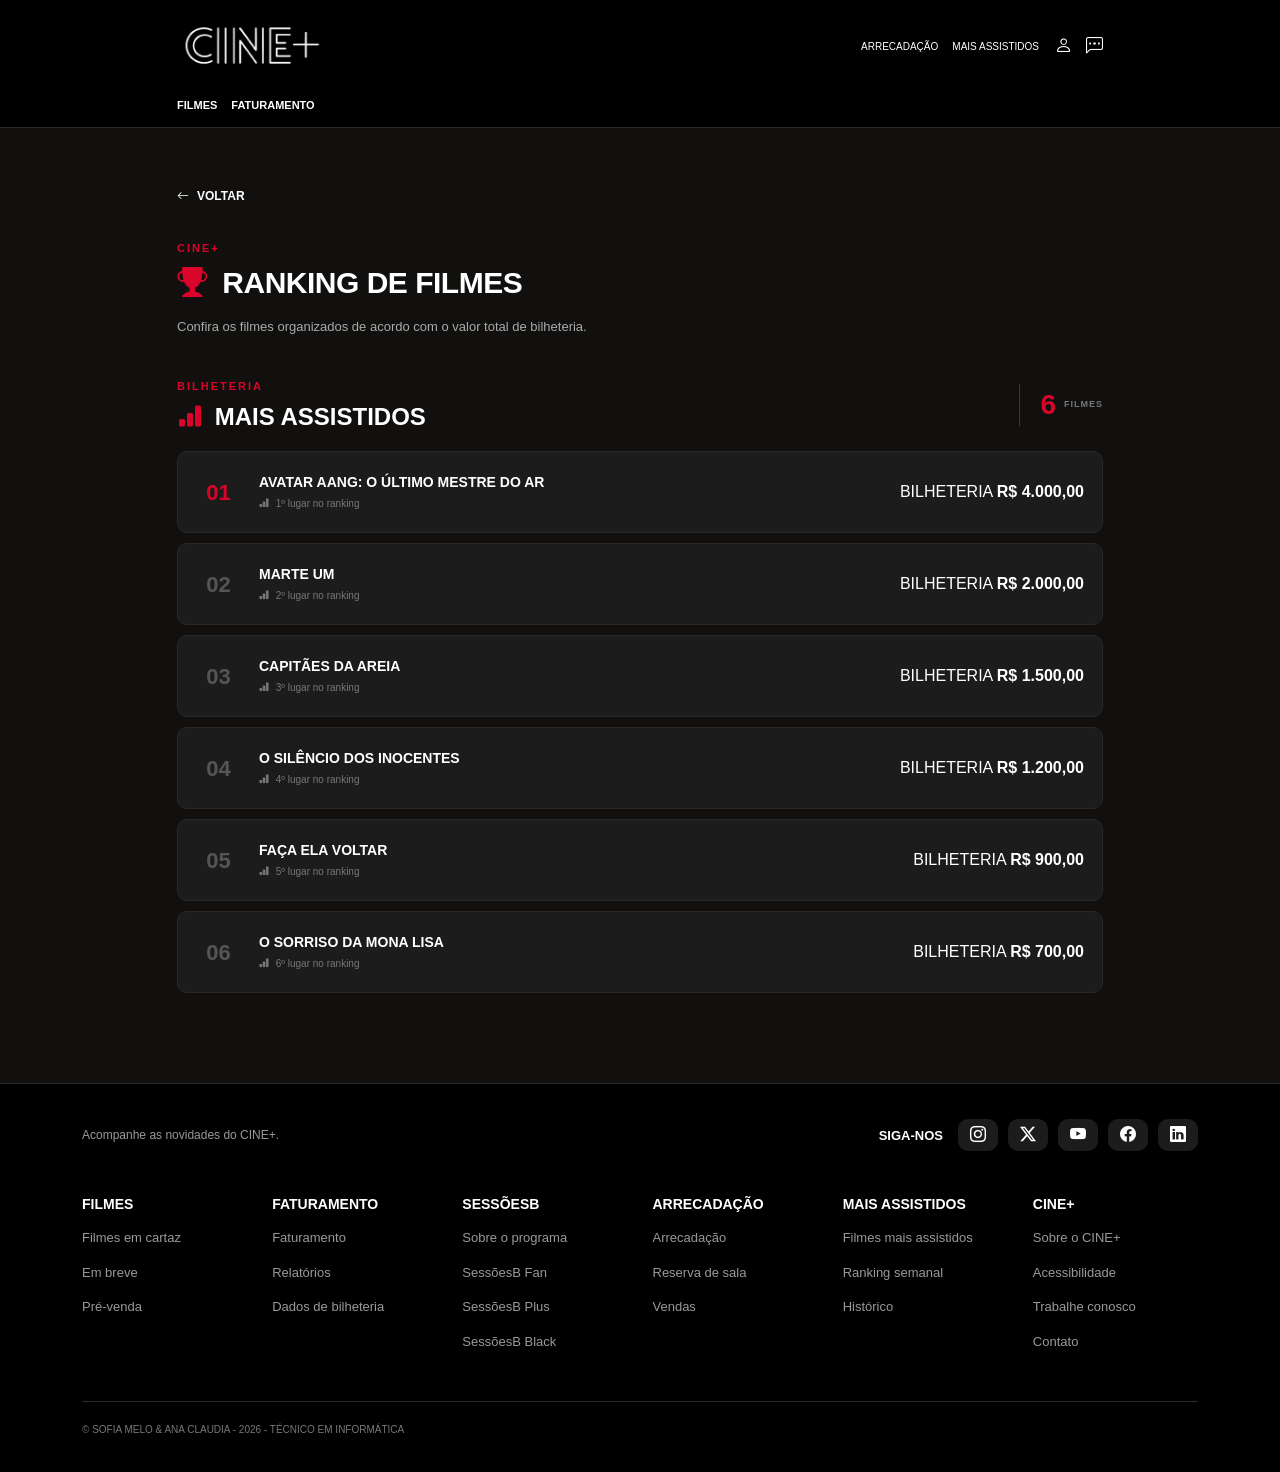
<file: rank.html>
<!DOCTYPE html>
<html lang="pt-BR">
<head>
    <meta charset="UTF-8">
    <meta name="viewport" content="width=device-width, initial-scale=1.0">
    <title>CINE+ | Mais Assistidos</title>
    <link rel="stylesheet" href="https://cdn.jsdelivr.net/npm/bootstrap-icons@1.13.1/font/bootstrap-icons.min.css">
    <link href="https://cdn.jsdelivr.net/npm/bootstrap@5.3.8/dist/css/bootstrap.min.css" rel="stylesheet">
    <link rel="stylesheet" href="style.css">
</head>
<body>
    <header class="cine-header">
        <div class="container header-container">
            <div class="desktop-header d-none d-lg-block">
                <div class="header-top">
                    <a href="#" class="logo" aria-label="Página inicial">
                        <img src="img/LOGO (1).png" alt="">
                    </a>
                    <div class="header-links">
                        <a href="rank.html">ARRECADAÇÃO</a>
                        <a href="rank.html">MAIS ASSISTIDOS</a>

                        <div class="header-icons">
                            <a href="#" class="login">
                                <i class="bi bi-person"></i>
                            </a>
                            <a href="#" aria-label="Atendimento">
                                <i class="bi bi-chat-left-dots"></i>
                            </a>
                        </div>
                    </div>
                </div>
                <nav class="bottom-nav" aria-label="Navegação principal">
                    <a href="index.html">FILMES</a>
                    <a href="faturamento.html">FATURAMENTO</a>

                    
                </nav>
            </div>
            <div class="mobile-header d-flex d-lg-none align-items-center justify-content-between">
                <button class="menu-button" type="button" data-bs-toggle="offcanvas" data-bs-target="#mobileOffcanvas"
                    aria-controls="mobileOffcanvas" aria-label="Abrir menu">
                    <i class="bi bi-list"></i>
                </button>
                <a href="#" class="logo" aria-label="Página inicial">
                    <img src="img/LOGO (1).png">
                </a>
                <div class="mobile-icons">
                    <a href="#">
                        <i class="bi bi-search"></i>
                    </a>
                    <a href="perfil.html">
                        <i class="bi bi-person"></i>
                    </a>
                    <a href="#">
                        <i class="bi bi-chat-left-dots"></i>
                    </a>
                </div>
            </div>
        </div>
    </header>


    <div
        class="offcanvas offcanvas-start mobile-offcanvas"
        tabindex="-1"
        id="mobileOffcanvas">

        <div class="offcanvas-header">

            <a href="index.html" class="logo">

                <img src="img/LOGO (1).png" >

            </a>

            <button
                type="button"
                class="btn-close btn-close-white"
                data-bs-dismiss="offcanvas"
                aria-label="Fechar">
            </button>

        </div>


        <div class="offcanvas-body">

            <nav class="mobile-nav">

                <a href="index.html">
                    <i class="bi bi-film"></i>
                    FILMES
                </a>

                <a href="#">
                    <i class="bi bi-cash-stack"></i>
                    FATURAMENTO
                </a>

                <a href="#">
                    <i class="bi bi-ticket-perforated"></i>
                    SESSÕESB
                </a>

                <hr>

                <a href="#">
                    <i class="bi bi-graph-up"></i>
                    ARRECADAÇÃO
                </a>

                <a href="rank.html">
                    <i class="bi bi-trophy"></i>
                    MAIS ASSISTIDOS
                </a>

            </nav>

        </div>

    </div>


    <main class="ranking-page">
        <div class="container ranking-container">
            <a href="index.html" class="back-button">
                <i class="bi bi-arrow-left"></i>
                VOLTAR
            </a>

            <div class="ranking-page-header">

                <span class="ranking-mini-title">
                    CINE+
                </span>

                <h1>
                    <i class="bi bi-trophy-fill"></i>
                    RANKING DE FILMES
                </h1>

                <p>
                    Confira os filmes organizados de acordo com
                    o valor total de bilheteria.
                </p>

            </div>


            <section class="ranking-list-section">

                <div class="ranking-header">

                    <div>

                        <span class="ranking-mini-title">
                            BILHETERIA
                        </span>

                        <h2>
                            <i class="bi bi-bar-chart-fill"></i>
                            MAIS ASSISTIDOS
                        </h2>

                    </div>


                    <div class="ranking-count">

                        <strong id="contador">
                            0
                        </strong>

                        <small>
                            FILMES
                        </small>

                    </div>

                </div>


                <div id="listaFilmes">

                </div>

            </section>

        </div>

    </main>


    <footer class="cine-footer">

        <div class="container">

            <div class="footer-top">

                <div class="footer-brand">

                    <p>
                        Acompanhe as novidades do CINE+.
                    </p>

                </div>


                <div class="social">

                    <strong>
                        SIGA-NOS
                    </strong>

                    <a href="#" aria-label="Instagram">
                        <i class="bi bi-instagram"></i>
                    </a>

                    <a href="#" aria-label="Twitter">
                        <i class="bi bi-twitter-x"></i>
                    </a>

                    <a href="#" aria-label="YouTube">
                        <i class="bi bi-youtube"></i>
                    </a>

                    <a href="#" aria-label="Facebook">
                        <i class="bi bi-facebook"></i>
                    </a>

                    <a href="#" aria-label="LinkedIn">
                        <i class="bi bi-linkedin"></i>
                    </a>

                </div>

            </div>


            <div class="footer-links">

                <div>

                    <h5>FILMES</h5>

                    <a href="index.html">
                        Filmes em cartaz
                    </a>

                    <a href="#">
                        Em breve
                    </a>

                    <a href="#">
                        Pré-venda
                    </a>

                </div>


                <div>

                    <h5>FATURAMENTO</h5>

                    <a href="#">
                        Faturamento
                    </a>

                    <a href="#">
                        Relatórios
                    </a>

                    <a href="#">
                        Dados de bilheteria
                    </a>

                </div>


                <div>

                    <h5>SESSÕESB</h5>

                    <a href="#">
                        Sobre o programa
                    </a>

                    <a href="#">
                        SessõesB Fan
                    </a>

                    <a href="#">
                        SessõesB Plus
                    </a>

                    <a href="#">
                        SessõesB Black
                    </a>

                </div>


                <div>

                    <h5>ARRECADAÇÃO</h5>

                    <a href="#">
                        Arrecadação
                    </a>

                    <a href="#">
                        Reserva de sala
                    </a>

                    <a href="#">
                        Vendas
                    </a>

                </div>


                <div>

                    <h5>MAIS ASSISTIDOS</h5>

                    <a href="rank.html">
                        Filmes mais assistidos
                    </a>

                    <a href="rank.html">
                        Ranking semanal
                    </a>

                    <a href="rank.html">
                        Histórico
                    </a>

                </div>


                <div>

                    <h5>CINE+</h5>

                    <a href="#">
                        Sobre o CINE+
                    </a>

                    <a href="#">
                        Acessibilidade
                    </a>

                    <a href="#">
                        Trabalhe conosco
                    </a>

                    <a href="#">
                        Contato
                    </a>

                </div>

            </div>


            <div class="footer-bottom">

                <span>
                    © SOFIA MELO & ANA CLAUDIA - 2026 - TÉCNICO EM INFORMÁTICA
                </span>

            </div>

        </div>

    </footer>


    <script src="https://cdn.jsdelivr.net/npm/bootstrap@5.3.8/dist/js/bootstrap.bundle.min.js"></script>

    <script src="script-rank.js"></script>

</body>

</html>
</file>
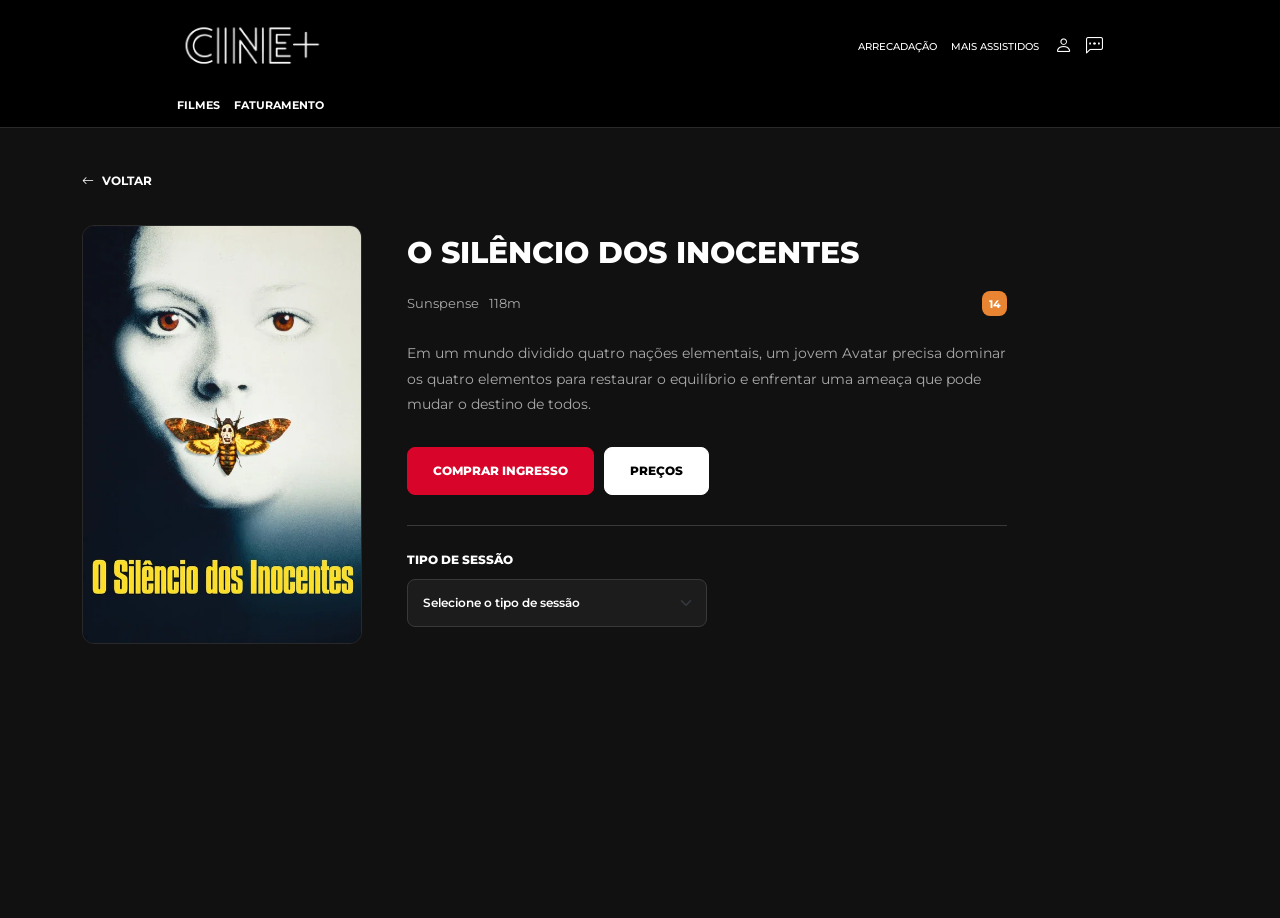
<file: silencio.html>
<!DOCTYPE html>
<html lang="pt-BR">

<head>
    <meta charset="UTF-8">
    <meta name="viewport" content="width=device-width, initial-scale=1.0">
    <title>CINE+ | Avatar: A Lenda de Aang</title>
    <link rel="stylesheet" href="https://cdn.jsdelivr.net/npm/bootstrap-icons@1.13.1/font/bootstrap-icons.min.css">
    <link href="https://cdn.jsdelivr.net/npm/bootstrap@5.3.8/dist/css/bootstrap.min.css" rel="stylesheet"
        integrity="sha384-sRIl4kxILFvY47J16cr9ZwB07vP4J8+LH7qKQnuqkuIAvNWLzeN8tE5YBujZqJLB" crossorigin="anonymous">
    <link href="https://fonts.googleapis.com/css2?family=Montserrat:wght@400;500;600;700;800&display=swap"
        rel="stylesheet">
    <link rel="stylesheet" href="style.css">
</head>

<body>

    <header class="cine-header">

        <div class="container header-container">

            <div class="desktop-header d-none d-lg-block">

                <div class="header-top">

                    <a href="index.html" class="logo" aria-label="Página inicial">
                        <img src="img/LOGO (1).png" >
                    </a>

                    <div class="header-links">

                        <a href="rank.html">ARRECADAÇÃO</a>
                        <a href="rank.html">MAIS ASSISTIDOS</a>
                        
                        

                        <div class="header-icons">

                            

                            <a href="perfil.html" class="login">
                                <i class="bi bi-person"></i>

                            </a>

                            <a href="#" aria-label="Atendimento">
                                <i class="bi bi-chat-left-dots"></i>
                            </a>

                        </div>

                    </div>

                </div>

                <nav class="bottom-nav" aria-label="Navegação principal">
                    <a href="index.html">FILMES</a>
                    <a href="faturamento.html">FATURAMENTO</a>
                    
                    
                </nav>

            </div>

            <div class="mobile-header d-flex d-lg-none align-items-center justify-content-between">

                <button class="menu-button" type="button" data-bs-toggle="offcanvas" data-bs-target="#mobileOffcanvas"
                    aria-controls="mobileOffcanvas" aria-label="Abrir menu">

                    <i class="bi bi-list"></i>

                </button>

                <a href="index.html" class="logo" aria-label="Página inicial">
                    <img src="img/LOGO (1).png" >
                </a>

                <div class="mobile-icons">

                    <a href="#">
                        <i class="bi bi-search"></i>
                    </a>

                    <a href="perfil.html">
                        <i class="bi bi-person"></i>
                    </a>

                    <a href="#">
                        <i class="bi bi-chat-left-dots"></i>
                    </a>

                </div>

            </div>

        </div>

    </header>


    <main class="movie-details">

        <div class="container">

            <a href="index.html" class="back-button">
                <i class="bi bi-arrow-left"></i>
                VOLTAR
            </a>

            <div class="movie-details-content">

                <div class="movie-details-image">
                    <img src="img/Silencio.png">
                </div>

                <div class="movie-details-info">

                    <h1>O SILÊNCIO DOS INOCENTES</h1>

                    <div class="movie-details-meta">
                        <span>Sunspense</span>
                        <span>118m</span>
                        <span class="age-rating age-14">14</span>
                    </div>

                    <p>
                        Em um mundo dividido quatro nações elementais,
                        um jovem Avatar precisa dominar os quatro elementos
                        para restaurar o equilíbrio e enfrentar uma ameaça
                        que pode mudar o destino de todos.
                    </p>

                    <div class="movie-buttons">

                       <button class="movie-session-button" id="buyTicketButton" type="button" disabled>
                     COMPRAR INGRESSO
                     </button>

                        <button class="movie-price-button" type="button" data-bs-toggle="offcanvas"
                            data-bs-target="#pricesOffcanvas" aria-controls="pricesOffcanvas">
                            PREÇOS
                        </button>

                    </div>

                    <hr class="movie-divider">

                    <div class="session-type">

                        <label for="sessionType">
                            TIPO DE SESSÃO
                        </label>

                        <select class="form-select" id="sessionType">
                            <option selected>Selecione o tipo de sessão</option>
                            <option value="2D">2D</option>
                            <option value="3D">3D</option>
                        </select>

                    </div>
                </div>

            </div>

        </div>

    </main>


    <div class="offcanvas offcanvas-start mobile-offcanvas" tabindex="-1" id="mobileOffcanvas"
        aria-labelledby="mobileOffcanvasLabel">

        <div class="offcanvas-header">

            <a href="index.html" class="logo" id="mobileOffcanvasLabel" aria-label="Página inicial">

                <img src="img/LOGO (1).png" >

            </a>

            <button type="button" class="btn-close btn-close-white" data-bs-dismiss="offcanvas"
                aria-label="Fechar menu">
            </button>

        </div>

        <div class="offcanvas-body">

            <nav class="mobile-nav" aria-label="Navegação mobile">

                <a href="index.html">
                    <i class="bi bi-film"></i>
                    FILMES
                </a>

                <a href="faturamento.html">FATURAMENTO</a>
                

                <a href="#">
                    <i class="bi bi-ticket-detailed-fill"></i>
                    
                </a>

                <hr>

                <a href="rank.html">ARRECADAÇÃO</a>
                <a href="rank.html">MAIS ASSISTIDOS</a>
                
                

            </nav>

        </div>

    </div>

    <div class="offcanvas offcanvas-end prices-offcanvas" tabindex="-1" id="pricesOffcanvas"
        aria-labelledby="pricesOffcanvasLabel">
        <div class="offcanvas-header">

            <h2 id="pricesOffcanvasLabel">
                PREÇOS PARA 23.09.2026
            </h2>

            <button type="button" class="btn-close btn-close-white" data-bs-dismiss="offcanvas" aria-label="Fechar">
            </button>

        </div>

        <div class="offcanvas-body">

            <div class="price-movie">

                <div class="price-movie-poster">
                    <img src="img/Silencio.png">
                </div>

                <div class="price-movie-name">
                    AVATAR: A LENDA DE AANG
                </div>

            </div>


            <div class="price-category">

                <h3>PROMOCIONAL</h3>

                <p>
                    Ingresso promocional válido conforme as condições
                    disponíveis para a sessão selecionada.
                </p>

                

            </div>


            <div class="price-divider"></div>


            <div class="price-category">

                <h3>INTEIRA</h3>

                <p>
                    Ingresso com valor integral para espectadores
                    que não possuem direito à meia-entrada.
                </p>

                

            </div>


            <div class="price-divider"></div>


            <div class="price-category">

                <h3>MEIA-ENTRADA</h3>

                <p>
                    Valor destinado aos espectadores que possuem
                    direito à meia-entrada, conforme a legislação vigente.
                </p>

                

            </div>


            <div class="price-divider"></div>


            <div class="price-category">

                <h3>IDOSO</h3>

                <p>
                    Condição destinada aos espectadores que atendem
                    aos requisitos previstos para essa categoria.
                </p>

                

            </div>

        </div>


    </div>

    <script src="https://cdn.jsdelivr.net/npm/bootstrap@5.3.8/dist/js/bootstrap.bundle.min.js"
        integrity="sha384-FKyoEForCGlyvwx9Hj09JcYn3nv7wiPVlz7YYwJrWVcXK/BmnVDxM+D2scQbITxI" crossorigin="anonymous">
        </script>
<script src="https://cdn.jsdelivr.net/npm/bootstrap@5.3.8/dist/js/bootstrap.bundle.min.js"
    integrity="sha384-FKyoEForCGlyvwx9Hj09JcYn3nv7wiPVlz7YYwJrWVcXK/BmnVDxM+D2scQbITxI"
    crossorigin="anonymous">
</script>

<script>

const sessionType = document.getElementById("sessionType");
const buyTicketButton = document.getElementById("buyTicketButton");

if (sessionType && buyTicketButton) {

    sessionType.addEventListener("change", function () {

        if (this.value !== "") {

            buyTicketButton.disabled = false;

        } else {

            buyTicketButton.disabled = true;

        }

    });

    buyTicketButton.addEventListener("click", function () {

        const filme = document.querySelector(".movie-details-info h1").textContent.trim();

        const poster = document.querySelector(".movie-details-image img").getAttribute("src");

        const tipoSessao = sessionType.value.toUpperCase();

        localStorage.setItem("filmeSelecionado", filme);
        localStorage.setItem("posterSelecionado", poster);
        localStorage.setItem("sessionType", tipoSessao);

        window.location.href = "ingresso.html";

    });

}

</script>
</body>

</html>
</file>
<file: style.css>
body {
    margin: 0;
    background-color: #000;
    color: #fff;
    font-family: 'Montserrat', sans-serif;
}

.cine-header {
    background-color: #000;
    color: #fff;
    width: 100%;
    border-bottom: 1px solid #2a2a2a;
}

.header-container {
    max-width: 950px;
}

.desktop-header {
    padding-top: 0;
}

.header-top {
    min-height: 75px;
    display: flex;
    align-items: center;
    justify-content: space-between;
}

.logo {
    display: inline-flex;
    align-items: center;
    text-decoration: none;
}

.logo img {
    display: block;
    width: 150px;
    height: auto;
}

.header-links {
    display: flex;
    align-items: center;
    gap: 14px;
}

.header-links a,
.bottom-nav a {
    position: relative;
    color: #fff;
    text-decoration: none;
}

.header-links a {
    font-size: 10px;
    font-weight: 500;
    white-space: nowrap;
}

.bottom-nav {
    display: flex;
    align-items: center;
    gap: 14px;
    min-height: 35px;
}

.bottom-nav a {
    text-transform: uppercase;
    font-size: 11px;
    font-weight: 700;
    padding-bottom: 10px;
}

.header-links a::after,
.bottom-nav a::after {
    content: "";
    position: absolute;
    left: 0;
    bottom: -5px;
    width: 100%;
    height: 2px;
    background-color: #d90429;
    transform: scaleX(0);
    transform-origin: left;
    transition: transform 0.3s ease;
}

.header-links a:hover::after,
.bottom-nav a:hover::after {
    transform: scaleX(1);
}

.header-icons {
    display: flex;
    align-items: center;
    gap: 13px;
    margin-left: 2px;
}

.header-icons i {
    color: #fff;
    font-size: 17px;
    cursor: pointer;
    transition: color 0.2s ease;
}

.header-icons a:hover i {
    color: #d90429;
}

.login {
    display: flex;
    align-items: center;
    gap: 5px;
    font-size: 12px !important;
    font-weight: 700 !important;
}

.login i {
    font-size: 18px;
}

.mobile-header {
    height: 62px;
    position: relative;
}

.mobile-header .logo {
    position: absolute;
    left: 50%;
    transform: translateX(-50%);
}

.mobile-header .logo img {
    width: 125px;
}

.menu-button {
    border: none;
    background: transparent;
    color: #fff;
    padding: 0;
    font-size: 22px;
    display: flex;
    align-items: center;
    justify-content: center;
}

.menu-button:hover {
    color: #d90429;
}

.mobile-icons {
    display: flex;
    align-items: center;
    gap: 16px;
}

.mobile-icons i {
    color: #fff;
    font-size: 18px;
    cursor: pointer;
    transition: color 0.2s ease;
}

.mobile-icons a:hover i {
    color: #d90429;
}

.mobile-offcanvas {
    background-color: #000;
    color: #fff;
    width: 100% !important;
    height: 100vh !important;
}

.mobile-offcanvas .offcanvas-header {
    border-bottom: 1px solid #2a2a2a;
    padding: 20px;
}

.mobile-offcanvas .offcanvas-body {
    padding: 25px 20px;
}

.mobile-offcanvas .logo img {
    width: 130px;
}

.mobile-nav {
    display: flex;
    flex-direction: column;
    gap: 24px;
}

.mobile-nav a {
    color: #fff;
    text-decoration: none;
    width: fit-content;
    text-transform: uppercase;
    font-size: 13px;
    font-weight: 700;
    transition: color 0.2s ease;
}

.mobile-nav a:hover {
    color: #d90429;
}

.mobile-nav a::after {
    display: none;
}

.mobile-nav hr {
    border-color: #3a3a3a;
    opacity: 1;
    margin: 0;
}

.movies-section {
    background-color: #111;
    color: #fff;
    padding-top: 30px;
    padding-bottom: 45px;
}

.movies-container {
    max-width: 950px;
}

.movies-header {
    display: flex;
    align-items: center;
    justify-content: space-between;
    margin-bottom: 18px;
}

.movies-header h2 {
    margin: 0;
    font-size: 24px;
    font-weight: 800;
    letter-spacing: -0.5px;
}

.carousel-controls {
    display: flex;
    gap: 6px;
}

.carousel-control-custom {
    width: 40px;
    height: 32px;
    border: 1px solid #333;
    border-radius: 7px;
    background-color: #1d1d1d;
    color: #fff;
    display: flex;
    align-items: center;
    justify-content: center;
    transition: background-color 0.2s ease, border-color 0.2s ease;
}

.carousel-control-custom:hover {
    background-color: #d90429;
    border-color: #d90429;
}

.carousel-control-custom i {
    font-size: 16px;
}

.movie-row {
    display: flex;
    flex-wrap: nowrap;
    width: 100%;
    --bs-gutter-x: 12px;
}

.movie-col {
    flex: 0 0 25%;
    max-width: 25%;
    padding-left: 6px;
    padding-right: 6px;
}

.movie-card-data {
    background-color: #1c1c1c;
    border: 1px solid #292929;
    border-radius: 12px;
    overflow: hidden;
    height: 100%;
    cursor: pointer;
    transition: transform 0.2s ease, border-color 0.2s ease;
}

.movie-card-data:hover {
    transform: translateY(-3px);
    border-color: #d90429;
}

.movie-image {
    width: 100%;
    aspect-ratio: 0.69;
    background-color: #fff;
    overflow: hidden;
}

.movie-image img {
    width: 100%;
    height: 100%;
    display: block;
    object-fit: cover;
    object-position: center;
}

.movie-card-data .card-body {
    padding: 15px 15px 14px;
    min-height: 96px;
    display: flex;
    flex-direction: column;
    justify-content: space-between;
}

.movie-card-data .card-title {
    color: #fff;
    font-size: 13px;
    font-weight: 700;
    line-height: 1.3;
    text-transform: uppercase;
    margin: 0 0 13px;
}

.movie-info {
    display: flex;
    align-items: center;
    gap: 6px;
    color: #aaa;
    font-size: 11px;
    position: relative;
    min-height: 25px;
}

.movie-info span:not(.age-rating)+span:not(.age-rating)::before {
    content: "·";
    margin-right: 6px;
    color: #666;
}

.age-rating {
    margin-left: auto;
    width: 25px;
    height: 25px;
    border-radius: 8px;
    display: flex;
    align-items: center;
    justify-content: center;
    color: #fff !important;
    font-size: 11px;
    font-weight: 700;
}

.age-10 {
    background-color: #3b9b5f;
}

.age-12 {
    background-color: #f1c232;
}

.age-14 {
    background-color: #e98532;
}

.age-16 {
    background-color: #bb0b0b;
}

.age-18 {
    background-color: #171717;
}

.movie-indicators {
    position: static;
    margin: 20px 0 0;
    display: flex;
    justify-content: center;
    gap: 5px;
}

.movie-indicators button {
    width: 80px;
    height: 7px;
    margin: 0;
    border: none;
    border-radius: 10px;
    background-color: #555;
    opacity: 1;
    transition: background-color 0.2s ease;
}

.movie-indicators button.active {
    background-color: #d90429;
}

.carousel-item {
    transition: transform 0.6s ease-in-out;
}

.cine-footer {
    background-color: #000;
    color: #fff;
    padding: 35px 0;
    border-top: 1px solid #2a2a2a;
}

.footer-top {
    display: flex;
    justify-content: space-between;
    align-items: center;
    margin-bottom: 45px;
}

.footer-brand p {
    color: #999;
    margin: 0;
    font-size: 12px;
}

.social {
    display: flex;
    align-items: center;
    gap: 10px;
}

.social strong {
    font-size: 13px;
    margin-right: 5px;
}

.social a {
    width: 40px;
    height: 32px;
    border-radius: 10px;
    background-color: #1c1c1c;
    color: #fff;
    display: flex;
    align-items: center;
    justify-content: center;
    text-decoration: none;
    transition: background-color 0.2s ease, color 0.2s ease;
}

.social a:hover {
    background-color: #d90429;
    color: #fff;
}

.footer-links {
    display: grid;
    grid-template-columns: repeat(6, 1fr);
    gap: 25px;
}

.footer-links h5 {
    color: #fff;
    font-size: 14px;
    font-weight: 800;
    margin: 0 0 15px;
}

.footer-links a {
    display: block;
    color: #999;
    text-decoration: none;
    font-size: 13px;
    line-height: 1.5;
    margin-bottom: 15px;
    transition: color 0.2s ease;
}

.footer-links a:hover {
    color: #d90429;
}

.footer-bottom {
    border-top: 1px solid #2a2a2a;
    margin-top: 35px;
    padding-top: 20px;
    color: #777;
    font-size: 10px;
}

.movie-details {
    background-color: #111;
    color: #fff;
    min-height: calc(100vh - 110px);
    padding: 40px 0 70px;
}

.back-button {
    display: inline-flex;
    align-items: center;
    gap: 8px;
    color: #fff;
    text-decoration: none;
    font-size: 12px;
    font-weight: 700;
    margin-bottom: 35px;
    transition: color 0.2s ease;
}

.back-button:hover {
    color: #d90429;
}

.movie-details-content {
    display: flex;
    gap: 45px;
    align-items: flex-start;
}

.movie-details-image {
    width: 280px;
    flex-shrink: 0;
    border-radius: 12px;
    overflow: hidden;
    border: 1px solid #292929;
}

.movie-details-image img {
    width: 100%;
    display: block;
}

.movie-details-info {
    padding-top: 10px;
}

.movie-details-info h1 {
    font-size: 30px;
    font-weight: 800;
    margin-bottom: 20px;
    color: #fff;
}

.movie-details-meta {
    display: flex;
    align-items: center;
    gap: 10px;
    color: #aaa;
    font-size: 13px;
    margin-bottom: 25px;
}

.movie-details-info p {
    max-width: 600px;
    color: #aaa;
    font-size: 14px;
    line-height: 1.8;
    margin-bottom: 30px;
}

.movie-buttons {
    display: flex;
    align-items: center;
    gap: 10px;
}

.movie-session-button,
.movie-price-button {
    border-radius: 8px;
    padding: 14px 25px;
    font-family: 'Montserrat', sans-serif;
    font-size: 12px;
    font-weight: 800;
    cursor: pointer;
    transition: background-color 0.2s ease, color 0.2s ease, border-color 0.2s ease;
}

.movie-session-button {
    background-color: #d90429;
    color: #fff;
    border: 1px solid #d90429;
}

.movie-session-button:hover {
    background-color: #a8001f;
    border-color: #a8001f;
}

.movie-price-button {
    background-color: #fff;
    color: #000;
    border: 1px solid #fff;
}

.movie-price-button:hover {
    background-color: #ddd;
    border-color: #ddd;
}

.movie-divider {
    border: 0;
    border-top: 1px solid #3a3937;
    opacity: 1;
    margin: 30px 0 25px;
}

.session-type {
    width: 100%;
}

.session-type label {
    display: block;
    margin-bottom: 10px;
    color: #fff;
    font-size: 12px;
    font-weight: 800;
    text-transform: uppercase;
}

.session-type .form-select {
    width: 50%;
    height: 48px;
    background-color: #1c1c1c;
    border: 1px solid #3a3937;
    border-radius: 8px;
    color: #fff;
    font-family: 'Montserrat', sans-serif;
    font-size: 12px;
    font-weight: 600;
    padding: 0 15px;
}

.session-type .form-select:focus {
    border-color: #d90429;
    box-shadow: 0 0 0 0.15rem rgba(217, 4, 41, 0.2);
}

.session-type .form-select option {
    background-color: #1c1c1c;
    color: #fff;
}

.prices-offcanvas {
    width: 480px !important;
    background-color: #000;
    color: #fff;
}

.prices-offcanvas .offcanvas-header {
    padding: 25px;
    border-bottom: 1px solid #2a2a2a;
}

.prices-offcanvas .offcanvas-header h2 {
    margin: 0;
    font-size: 18px;
    font-weight: 800;
}

.prices-offcanvas .offcanvas-body {
    padding: 25px;
}

.price-movie {
    display: flex;
    align-items: center;
    gap: 15px;
    margin-bottom: 35px;
}

.price-movie-poster {
    width: 55px;
    height: 75px;
    flex-shrink: 0;
    border-radius: 6px;
    overflow: hidden;
    border: 1px solid #333;
}

.price-movie-poster img {
    width: 100%;
    height: 100%;
    object-fit: cover;
}

.price-movie-name {
    font-size: 13px;
    font-weight: 800;
    line-height: 1.4;
}

.price-category h3 {
    margin: 0 0 10px;
    font-size: 14px;
    font-weight: 800;
    color: #fff;
}

.price-category p {
    margin: 0;
    color: #aaa;
    font-size: 12px;
    line-height: 1.6;
}

.price-value {
    margin-top: 15px;
    font-size: 13px;
    font-weight: 700;
    color: #d90429;
}

.price-divider {
    height: 1px;
    background-color: #2a2a2a;
    margin: 25px 0;
}

@media (max-width: 767.98px) {
    .movie-details {
        padding: 25px 0 50px;
    }

    .movie-details-content {
        flex-direction: column;
        gap: 25px;
    }

    .movie-details-image {
        width: 100%;
        max-width: 280px;
        margin: 0 auto;
    }

    .movie-details-info h1 {
        font-size: 23px;
    }

    .movie-details-info p {
        font-size: 13px;
    }

    .movie-session-button {
        width: 100%;
    }

    .session-type .form-select {
        width: 100%;
    }

    .footer-links {
        grid-template-columns: repeat(3, 1fr);
    }
}

@media (max-width: 600px) {
    .prices-offcanvas {
        width: 100% !important;
        height: 100vh !important;
    }

    .movie-buttons {
        width: 100%;
    }

    .movie-session-button,
    .movie-price-button {
        flex: 1;
    }
}

@media (max-width: 575.98px) {
    .header-container {
        max-width: 100%;
        padding-left: 15px;
        padding-right: 15px;
    }

    .movies-section {
        padding-top: 20px;
        padding-bottom: 35px;
    }

    .movies-container {
        max-width: 100%;
        padding-left: 15px;
        padding-right: 15px;
    }

    .movie-row {
        --bs-gutter-x: 10px;
    }

    .movie-col {
        flex: 0 0 100%;
        max-width: 100%;
        padding-left: 5px;
        padding-right: 5px;
    }

    .movie-image {
        aspect-ratio: 0.72;
    }

    .movies-header h2 {
        font-size: 19px;
    }

    .carousel-control-custom {
        width: 36px;
        height: 30px;
    }

    .movie-card-data .card-body {
        padding: 12px;
        min-height: 90px;
    }

    .movie-card-data .card-title {
        font-size: 11px;
    }

    .movie-info {
        font-size: 10px;
    }

    .age-rating {
        width: 23px;
        height: 23px;
        border-radius: 7px;
        font-size: 10px;
    }

    .movie-indicators button {
        width: 55px;
        height: 6px;
    }

    .mobile-header .logo img {
        width: 115px;
    }

    .footer-top {
        flex-direction: column;
        align-items: flex-start;
        gap: 25px;
    }

    .footer-links {
        grid-template-columns: repeat(2, 1fr);
        gap: 25px 15px;
    }

    .footer-links h5 {
        font-size: 12px;
    }

    .footer-links a {
        font-size: 11px;
    }
}

@media (min-width: 576px) and (max-width: 991.98px) {
    .header-container {
        max-width: 100%;
        padding-left: 15px;
        padding-right: 15px;
    }

    .movies-section {
        padding-top: 25px;
    }

    .movies-container {
        max-width: 100%;
        padding-left: 15px;
        padding-right: 15px;
    }

    .movie-row {
        --bs-gutter-x: 12px;
    }

    .movie-col {
        flex: 0 0 50%;
        max-width: 50%;
        padding-left: 6px;
        padding-right: 6px;
    }

    .movie-card-data .card-title {
        font-size: 12px;
    }

    .movie-image {
        aspect-ratio: 0.72;
    }
}

@media (min-width: 992px) {
    .movie-col {
        flex: 0 0 25%;
        max-width: 25%;
    }
}

@media (min-width: 1800px) {
    .movie-col {
        flex: 0 0 50%;
        max-width: 50%;
    }
}

.ranking-page {
    background-color: #11100f;
    color: white;
    min-height: calc(100vh - 110px);
    padding: 55px 0 70px;
}

.ranking-container {
    max-width: 950px;
}

.ranking-page-header {
    margin-bottom: 40px;
}

.ranking-mini-title {
    display: block;
    color: #d90429;
    font-size: 11px;
    font-weight: 800;
    letter-spacing: 2px;
    margin-bottom: 8px;
}

.ranking-page-header h1 {
    margin: 0 0 15px;
    font-size: 30px;
    font-weight: 800;
    letter-spacing: -0.5px;
}

.ranking-page-header h1 i {
    color: #d90429;
    margin-right: 8px;
}

.ranking-page-header p {
    max-width: 650px;
    margin: 0;
    color: #aaa;
    font-size: 13px;
    line-height: 1.7;
}

.ranking-add-section {
    background-color: #1c1c1c;
    border: 1px solid #292827;
    border-radius: 12px;
    padding: 30px;
    margin-bottom: 45px;
}

.ranking-section-title {
    margin-bottom: 25px;
}

.ranking-section-title > span {
    display: block;
    color: #d90429;
    font-size: 10px;
    font-weight: 800;
    letter-spacing: 2px;
    margin-bottom: 8px;
}

.ranking-section-title h2 {
    margin: 0;
    font-size: 22px;
    font-weight: 800;
}

.ranking-section-title h2 i {
    color: #d90429;
    margin-right: 7px;
}

.ranking-form {
    display: grid;
    grid-template-columns: 1fr 160px auto;
    gap: 12px;
    align-items: end;
}

.ranking-input-group {
    display: flex;
    flex-direction: column;
    gap: 8px;
}

.ranking-input-group label {
    color: #aaa;
    font-size: 10px;
    font-weight: 800;
    letter-spacing: 1px;
    text-transform: uppercase;
}

.ranking-input-group label i {
    color: #d90429;
    margin-right: 5px;
}

.ranking-input-group input {
    width: 100%;
    height: 48px;
    padding: 0 14px;
    background-color: #11100f;
    border: 1px solid #3a3937;
    border-radius: 8px;
    outline: none;
    color: white;
    font-family: 'Montserrat', sans-serif;
    font-size: 12px;
}

.ranking-input-group input::placeholder {
    color: #777;
}

.ranking-input-group input:focus {
    border-color: #d90429;
    box-shadow: none;
}

.ranking-add-button {
    height: 48px;
    padding: 0 22px;
    border: none;
    border-radius: 8px;
    background-color: #d90429;
    color: white;
    font-family: 'Montserrat', sans-serif;
    font-size: 11px;
    font-weight: 800;
    cursor: pointer;
    transition: background-color 0.2s ease;
}

.ranking-add-button:hover {
    background-color: #a8001f;
}

.ranking-header {
    display: flex;
    align-items: center;
    justify-content: space-between;
    margin-bottom: 20px;
}

.ranking-header h2 {
    margin: 0;
    font-size: 24px;
    font-weight: 800;
}

.ranking-header h2 i {
    color: #d90429;
    margin-right: 7px;
}

.ranking-count {
    display: flex;
    align-items: center;
    gap: 8px;
    padding-left: 20px;
    border-left: 1px solid #3a3937;
}

.ranking-count strong {
    color: #d90429;
    font-size: 28px;
    font-weight: 800;
}

.ranking-count small {
    color: #777;
    font-size: 9px;
    font-weight: 700;
    letter-spacing: 1px;
}

.ranking-list-section {
    padding-bottom: 20px;
}

.ranking-list-section #listaFilmes {
    display: flex;
    flex-direction: column;
    gap: 10px;
}

.ranking-list-section .filme {
    display: flex;
    align-items: center;
    gap: 18px;
    min-height: 82px;
    padding: 15px 18px;
    background-color: #1c1c1c;
    border: 1px solid #292827;
    border-radius: 10px;
    position: relative;
    transition: border-color 0.2s ease, transform 0.2s ease;
}

.ranking-list-section .filme:hover {
    border-color: #d90429;
    transform: translateX(4px);
}

.ranking-list-section .posicao {
    width: 45px;
    flex-shrink: 0;
    color: #555;
    font-size: 22px;
    font-weight: 800;
    text-align: center;
}

.ranking-list-section .filme:first-child .posicao {
    color: #d90429;
}

.ranking-list-section .info {
    flex: 1;
    min-width: 0;
}

.ranking-list-section .info h3 {
    margin: 0 0 5px;
    color: white;
    font-size: 14px;
    font-weight: 800;
    text-transform: uppercase;
}

.ranking-list-section .info p {
    margin: 0;
    color: #777;
    font-size: 10px;
}

.ranking-list-section .info p i {
    margin-right: 4px;
}

.ranking-list-section .nota {
    display: flex;
    align-items: center;
    gap: 5px;
    padding: 8px 12px;
    border-radius: 7px;
    background-color: white;
    color: #11100f;
    font-size: 12px;
    font-weight: 800;
}

.ranking-list-section .nota i {
    color: #d90429;
    font-size: 10px;
}

.ranking-list-section .excluir {
    width: 36px;
    height: 36px;
    padding: 0;
    border: 1px solid #3a3937;
    border-radius: 7px;
    background-color: transparent;
    color: #777;
    display: flex;
    align-items: center;
    justify-content: center;
    cursor: pointer;
    transition: 0.2s ease;
}

.ranking-list-section .excluir:hover {
    border-color: #d90429;
    background-color: #d90429;
    color: white;
}

.ranking-empty {
    padding: 65px 20px;
    border: 1px dashed #3a3937;
    border-radius: 10px;
    text-align: center;
}

.ranking-empty i {
    color: #444;
    font-size: 45px;
}

.ranking-empty h3 {
    margin: 15px 0 8px;
    color: white;
    font-size: 16px;
    font-weight: 800;
}

.ranking-empty p {
    margin: 0;
    color: #777;
    font-size: 12px;
}

@media (max-width: 991.98px) {

    .ranking-page {
        padding-top: 40px;
    }

    .ranking-container {
        max-width: 100%;
    }

}

@media (max-width: 767.98px) {

    .ranking-page {
        padding: 30px 0 50px;
    }

    .ranking-page-header h1 {
        font-size: 24px;
    }

    .ranking-page-header p {
        font-size: 12px;
    }

    .ranking-add-section {
        padding: 20px;
        border-radius: 10px;
    }

    .ranking-form {
        grid-template-columns: 1fr;
    }

    .ranking-add-button {
        width: 100%;
    }

    .ranking-header h2 {
        font-size: 20px;
    }

    .ranking-count {
        padding-left: 12px;
    }

    .ranking-count strong {
        font-size: 23px;
    }

    .ranking-list-section .filme {
        gap: 12px;
        padding: 14px;
    }

    .ranking-list-section .posicao {
        width: 32px;
        font-size: 18px;
    }

    .ranking-list-section .info h3 {
        font-size: 12px;
    }

    .ranking-list-section .info p {
        font-size: 9px;
    }

    .ranking-list-section .nota {
        padding: 7px 9px;
        font-size: 11px;
    }

    .ranking-list-section .excluir {
        width: 32px;
        height: 32px;
    }

}

@media (max-width: 480px) {

    .ranking-page-header h1 {
        font-size: 21px;
    }

    .ranking-header {
        align-items: flex-end;
    }

    .ranking-count {
        flex-direction: column;
        align-items: flex-end;
        gap: 0;
    }

    .ranking-list-section .filme {
        flex-wrap: wrap;
    }

    .ranking-list-section .info {
        flex: 1 1 calc(100% - 55px);
    }

    .ranking-list-section .nota {
        margin-left: 44px;
    }

    .ranking-list-section .excluir {
        margin-left: auto;
    }

}

.faturamento-page {
    background-color: #11100f;
    color: #fff;
    min-height: calc(100vh - 110px);
    padding: 55px 0 70px;
}

.faturamento-container {
    max-width: 950px;
}

.faturamento-header {
    margin-bottom: 35px;
}

.faturamento-mini-title {
    display: block;
    color: #d90429;
    font-size: 11px;
    font-weight: 800;
    letter-spacing: 2px;
    margin-bottom: 8px;
}

.faturamento-header h1 {
    margin: 0 0 15px;
    font-size: 30px;
    font-weight: 800;
}

.faturamento-header h1 i {
    color: #d90429;
    margin-right: 8px;
}

.faturamento-header p {
    max-width: 650px;
    margin: 0;
    color: #aaa;
    font-size: 13px;
    line-height: 1.7;
}

.faturamento-resumo {
    display: grid;
    grid-template-columns: repeat(3, 1fr);
    gap: 15px;
    margin-bottom: 35px;
}

.faturamento-card {
    display: flex;
    align-items: center;
    gap: 15px;
    min-height: 105px;
    padding: 20px;
    background-color: #1c1c1c;
    border: 1px solid #292827;
    border-radius: 12px;
}

.faturamento-card-icon {
    width: 50px;
    height: 50px;
    flex-shrink: 0;
    border-radius: 10px;
    background-color: #d90429;
    color: #fff;
    display: flex;
    align-items: center;
    justify-content: center;
}

.faturamento-card-icon i {
    font-size: 21px;
}

.faturamento-card span {
    display: block;
    margin-bottom: 6px;
    color: #777;
    font-size: 9px;
    font-weight: 800;
    letter-spacing: 1px;
}

.faturamento-card strong {
    display: block;
    color: #fff;
    font-size: 20px;
    font-weight: 800;
}


.faturamento-form-section {
    background-color: #1c1c1c;
    border: 1px solid #292827;
    border-radius: 12px;
    padding: 30px;
    margin-bottom: 20px;
}

.faturamento-section-title {
    margin-bottom: 25px;
}

.faturamento-section-title > span {
    display: block;
    color: #d90429;
    font-size: 10px;
    font-weight: 800;
    letter-spacing: 2px;
    margin-bottom: 8px;
}

.faturamento-section-title h2 {
    margin: 0;
    font-size: 22px;
    font-weight: 800;
}

.faturamento-section-title h2 i {
    color: #d90429;
    margin-right: 7px;
}

.faturamento-form {
    display: grid;
    grid-template-columns: 1.5fr 1fr 1fr auto;
    gap: 12px;
    align-items: end;
}

.faturamento-input-group {
    display: flex;
    flex-direction: column;
    gap: 8px;
}

.faturamento-input-group label {
    color: #aaa;
    font-size: 10px;
    font-weight: 800;
    letter-spacing: 1px;
}

.faturamento-input-group label i {
    color: #d90429;
    margin-right: 5px;
}

.faturamento-input-group input,
.faturamento-input-group select {
    width: 100%;
    height: 48px;
    padding: 0 14px;
    background-color: #11100f;
    border: 1px solid #3a3937;
    border-radius: 8px;
    outline: none;
    color: #fff;
    font-family: 'Montserrat', sans-serif;
    font-size: 12px;
}

.faturamento-input-group input::placeholder {
    color: #777;
}

.faturamento-input-group input:focus,
.faturamento-input-group select:focus {
    border-color: #d90429;
    box-shadow: 0 0 0 0.15rem rgba(217, 4, 41, 0.15);
}
.faturamento-input-group select {
    cursor: pointer;
}

.faturamento-input-group select option {
    background-color: #11100f;
    color: #fff;
}

.faturamento-input-group select:invalid {
    color: #777;
}

.faturamento-input-group select option:not(:disabled) {
    color: #fff;
}

.faturamento-add-button {
    height: 48px;
    padding: 0 20px;
    border: none;
    border-radius: 8px;
    background-color: #d90429;
    color: #fff;
    font-family: 'Montserrat', sans-serif;
    font-size: 11px;
    font-weight: 800;
    cursor: pointer;
    white-space: nowrap;
    transition: background-color 0.2s ease;
}

.faturamento-add-button:hover {
    background-color: #a8001f;
}


.resultado-faturamento {
    display: flex;
    align-items: center;
    gap: 15px;
    padding: 20px 25px;
    margin-bottom: 35px;
    background-color: #161616;
    border: 1px solid #292827;
    border-left: 4px solid #d90429;
    border-radius: 10px;
}

.resultado-icon {
    width: 45px;
    height: 45px;
    border-radius: 9px;
    background-color: #d90429;
    display: flex;
    align-items: center;
    justify-content: center;
}

.resultado-icon i {
    font-size: 20px;
}

.resultado-faturamento span {
    display: block;
    color: #777;
    font-size: 9px;
    font-weight: 800;
    letter-spacing: 1px;
    margin-bottom: 4px;
}

.resultado-faturamento strong {
    color: #fff;
    font-size: 22px;
    font-weight: 800;
}

.lista-faturamento {
    margin-top: 10px;
}

.lista-faturamento-header {
    display: flex;
    align-items: flex-end;
    justify-content: space-between;
    margin-bottom: 20px;
}

.lista-faturamento-header > div > span {
    display: block;
    color: #d90429;
    font-size: 10px;
    font-weight: 800;
    letter-spacing: 2px;
    margin-bottom: 7px;
}

.lista-faturamento-header h2 {
    margin: 0;
    font-size: 22px;
    font-weight: 800;
}

.lista-faturamento-header h2 i {
    color: #d90429;
    margin-right: 7px;
}

.limpar-button {
    height: 38px;
    padding: 0 14px;
    border: 1px solid #3a3937;
    border-radius: 7px;
    background-color: transparent;
    color: #777;
    font-family: 'Montserrat', sans-serif;
    font-size: 9px;
    font-weight: 800;
    cursor: pointer;
    transition: 0.2s ease;
}

.limpar-button:hover {
    border-color: #d90429;
    background-color: #d90429;
    color: #fff;
}


.tabela-wrapper {
    width: 100%;
    overflow-x: auto;
    border: 1px solid #292827;
    border-radius: 10px;
}

.tabela-faturamento {
    width: 100%;
    min-width: 700px;
    border-collapse: collapse;
    background-color: #1c1c1c;
}

.tabela-faturamento thead {
    background-color: #151515;
}

.tabela-faturamento th {
    padding: 15px;
    color: #777;
    font-size: 9px;
    font-weight: 800;
    letter-spacing: 1px;
    text-align: left;
    border-bottom: 1px solid #292827;
}

.tabela-faturamento td {
    padding: 15px;
    color: #aaa;
    font-size: 11px;
    border-bottom: 1px solid #292827;
}

.tabela-faturamento tbody tr:last-child td {
    border-bottom: none;
}

.tabela-faturamento tbody tr {
    transition: background-color 0.2s ease;
}

.tabela-faturamento tbody tr:hover:not(.tabela-vazia) {
    background-color: #222;
}

.tabela-faturamento td:first-child {
    color: #555;
    font-weight: 800;
}

.tabela-faturamento td:nth-child(2) {
    color: #fff;
    font-weight: 800;
    text-transform: uppercase;
}

.valor-faturamento {
    color: #d90429 !important;
    font-weight: 800 !important;
}

.excluir-faturamento {
    width: 34px;
    height: 34px;
    padding: 0;
    border: 1px solid #3a3937;
    border-radius: 7px;
    background-color: transparent;
    color: #777;
    display: flex;
    align-items: center;
    justify-content: center;
    cursor: pointer;
    transition: 0.2s ease;
}

.excluir-faturamento:hover {
    border-color: #d90429;
    background-color: #d90429;
    color: #fff;
}

.tabela-vazia td {
    padding: 60px 20px !important;
    text-align: center;
}

.tabela-vazia i {
    display: block;
    margin-bottom: 12px;
    color: #444;
    font-size: 40px;
}

.tabela-vazia strong {
    display: block;
    margin-bottom: 5px;
    color: #fff;
    font-size: 14px;
}

.tabela-vazia span {
    color: #777;
    font-size: 11px;
}

@media (max-width: 991.98px) {

    .faturamento-container {
        max-width: 100%;
    }

    .faturamento-form {
        grid-template-columns: 1fr 1fr;
    }

    .faturamento-add-button {
        width: 100%;
    }

}


@media (max-width: 767.98px) {

    .faturamento-page {
        padding: 35px 0 50px;
    }

    .faturamento-header h1 {
        font-size: 25px;
    }

    .faturamento-header p {
        font-size: 12px;
    }

    .faturamento-resumo {
        grid-template-columns: 1fr;
    }

    .faturamento-card {
        min-height: 90px;
    }

    .faturamento-form-section {
        padding: 20px;
    }

    .faturamento-section-title h2 {
        font-size: 19px;
    }

    .faturamento-form {
        grid-template-columns: 1fr;
    }

    .lista-faturamento-header {
        align-items: flex-start;
        gap: 15px;
        flex-direction: column;
    }

}


@media (max-width: 480px) {

    .faturamento-page {
        padding-top: 25px;
    }

    .faturamento-header h1 {
        font-size: 22px;
    }

    .faturamento-card strong {
        font-size: 18px;
    }

    .resultado-faturamento {
        padding: 18px;
    }

    .resultado-faturamento strong {
        font-size: 19px;
    }

}
</file>
<file: perfil.css>
* {
    margin: 0;
    padding: 0;
    box-sizing: border-box;

    font-family: Arial, Helvetica, sans-serif;
}

body {
    min-height: 100vh;

    background: #000;

    color: #fff;

    display: flex;

    justify-content: center;
    align-items: center;

    padding: 20px;
}

.back-button {
    display: inline-flex;
    align-items: center;
    gap: 8px;
    color: #fff;
    text-decoration: none;
    font-size: 12px;
    font-weight: 700;
    margin-bottom: 35px;
    transition: color 0.2s ease;
}

.back-button:hover {
    color: #d90429;
}


.login-container {
    width: 100%;

    max-width: 430px;

    background: #111;

    border: 1px solid #333;

    border-radius: 15px;

    padding: 40px;

    box-shadow:
        0 10px 40px rgba(255, 255, 255, 0.08);
}


.logo {
    text-align: center;

    margin-bottom: 35px;
}

.logo h1 {
    font-size: 48px;

    letter-spacing: 5px;

    font-weight: bold;

    color: #fff;
}

.logo p {
    color: #999;

    margin-top: 8px;

    font-size: 14px;
}

.titulo {
    text-align: center;

    margin-bottom: 25px;
}

.titulo h2 {
    font-size: 25px;

    margin-bottom: 8px;
}

.titulo p {
    color: #999;

    font-size: 14px;
}


.campo {
    margin-bottom: 18px;
}

.campo label {
    display: block;

    margin-bottom: 8px;

    font-size: 14px;

    color: #ddd;
}

.input-box {
    position: relative;
}

.input-box > i:first-child {
    position: absolute;

    left: 15px;

    top: 50%;

    transform: translateY(-50%);

    color: #888;

    pointer-events: none;
}

.input-box input {
    width: 100%;

    padding: 14px 45px;

    background: #050505;

    color: #fff;

    border: 1px solid #444;

    border-radius: 8px;

    outline: none;

    font-size: 15px;

    transition: 0.3s;
}

.input-box input::placeholder {
    color: #666;
}

.input-box input:focus {
    border-color: #fff;

    box-shadow:
        0 0 0 2px rgba(255, 255, 255, 0.08);
}


.mostrar-senha {
    position: absolute;

    right: 15px;

    top: 50%;

    transform: translateY(-50%);

    color: #888 !important;

    cursor: pointer;

    pointer-events: auto !important;
}

.mostrar-senha:hover {
    color: #fff !important;
}


.opcoes {
    display: flex;

    justify-content: space-between;

    align-items: center;

    margin: 10px 0 25px;

    font-size: 13px;
}

.lembrar {
    display: flex;

    align-items: center;

    gap: 7px;

    color: #aaa;
}

.lembrar input {
    accent-color: #fff;
}

#esqueciSenha {
    color: #fff;

    text-decoration: none;
}

#esqueciSenha:hover {
    text-decoration: underline;
}


.btn {
    width: 100%;

    padding: 14px;

    border-radius: 8px;

    cursor: pointer;

    font-size: 16px;

    font-weight: bold;

    transition: 0.3s;
}

.btn-entrar {
    background: #fff;

    color: #000;

    border: 1px solid #fff;
}

.btn-entrar:hover {
    background: #ddd;

    transform: translateY(-2px);
}

.btn-cadastro {
    margin-top: 12px;

    background: transparent;

    color: #fff;

    border: 1px solid #555;
}

.btn-cadastro:hover {
    background: #fff;

    color: #000;

    border-color: #fff;
}

.divisoria {
    display: flex;

    align-items: center;

    gap: 12px;

    margin: 25px 0;

    color: #777;

    font-size: 13px;
}

.divisoria::before,
.divisoria::after {
    content: "";

    height: 1px;

    flex: 1;

    background: #333;
}


.rodape {
    text-align: center;

    color: #666;

    font-size: 12px;

    margin-top: 25px;
}


.modal {
    display: none;

    position: fixed;

    inset: 0;

    background: rgba(0, 0, 0, 0.92);

    justify-content: center;

    align-items: center;

    padding: 20px;

    z-index: 1000;
}

.modal.ativo {
    display: flex;
}

.modal-conteudo {
    width: 100%;

    max-width: 450px;

    max-height: 90vh;

    overflow-y: auto;

    background: #111;

    border: 1px solid #444;

    border-radius: 15px;

    padding: 30px;

    box-shadow:
        0 15px 50px rgba(255, 255, 255, 0.1);

    animation: aparecer 0.25s ease;
}


@keyframes aparecer {

    from {
        opacity: 0;

        transform: scale(0.9);
    }

    to {
        opacity: 1;

        transform: scale(1);
    }
}



.modal-topo {
    display: flex;

    justify-content: space-between;

    align-items: center;

    margin-bottom: 25px;
}

.modal-topo h2 {
    font-size: 24px;
}

.fechar {
    background: none;

    border: none;

    color: #aaa;

    font-size: 25px;

    cursor: pointer;
}

.fechar:hover {
    color: #fff;
}



@media (max-width: 500px) {

    .login-container {
        padding: 28px 22px;
    }

    .logo h1 {
        font-size: 40px;
    }

    .opcoes {
        flex-direction: column;

        align-items: flex-start;

        gap: 12px;
    }

}
</file>
